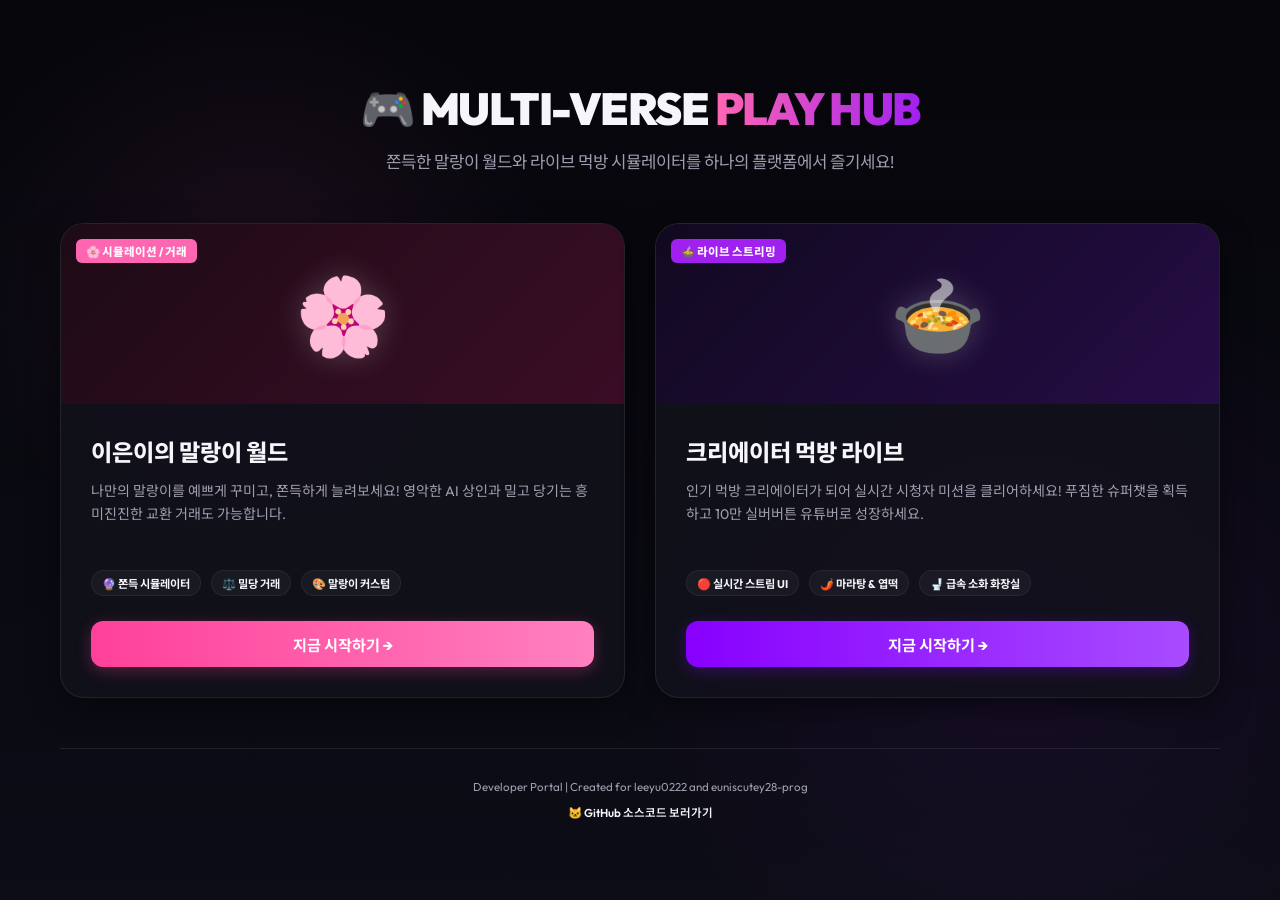
<file: index.html>
<!DOCTYPE html>
<html lang="ko">
<head>
    <meta charset="UTF-8">
    <meta name="viewport" content="width=device-width, initial-scale=1.0">
    <title>🎮 MULTI-VERSE GAMING ZONE - 말랑이 월드 x 먹방 시뮬레이터</title>
    <meta name="description" content="쫀득쫀득 귀여운 말랑이 월드와 침샘 자극 먹방 라이브 시뮬레이터를 한 플랫폼에서 편리하게 플레이하세요!">
    
    <!-- Google Fonts -->
    <link rel="preconnect" href="https://fonts.googleapis.com">
    <link rel="preconnect" href="https://fonts.gstatic.com" crossorigin>
    <link href="https://fonts.googleapis.com/css2?family=Outfit:wght@300;400;600;700;900&family=Noto+Sans+KR:wght@300;400;500;700;900&display=swap" rel="stylesheet">
    
    <link rel="stylesheet" href="portal.css?v=2">
</head>
<body>
    <!-- Background Animated Particles -->
    <div class="glow-bg"></div>

    <!-- MAIN PLATFORM LOBBY -->
    <div class="lobby-container" id="lobby-view">
        <header class="lobby-header">
            <h1 class="logo-title">🎮 MULTI-VERSE <span>PLAY HUB</span></h1>
            <p class="logo-subtext">쫀득한 말랑이 월드와 라이브 먹방 시뮬레이터를 하나의 플랫폼에서 즐기세요!</p>
        </header>

        <main class="platform-grid">
            <!-- Game Card 1: Mallangi World -->
            <article class="platform-card card-pink" id="play-mallangi">
                <div class="card-thumb">
                    <span class="game-tag tag-pink">🌸 시뮬레이션 / 거래</span>
                    <div class="card-icon">🌸</div>
                </div>
                <div class="card-content">
                    <h2>이은이의 말랑이 월드</h2>
                    <p>나만의 말랑이를 예쁘게 꾸미고, 쫀득하게 늘려보세요! 영악한 AI 상인과 밀고 당기는 흥미진진한 교환 거래도 가능합니다.</p>
                    <div class="card-features">
                        <span>🔮 쫀득 시뮬레이터</span>
                        <span>⚖️ 밀당 거래</span>
                        <span>🎨 말랑이 커스텀</span>
                    </div>
                    <button class="play-btn">지금 시작하기 →</button>
                </div>
            </article>

            <!-- Game Card 2: Mukbang Simulator -->
            <article class="platform-card card-purple" id="play-mukbang">
                <div class="card-thumb">
                    <span class="game-tag tag-purple">🍲 라이브 스트리밍</span>
                    <div class="card-icon">🍲</div>
                </div>
                <div class="card-content">
                    <h2>크리에이터 먹방 라이브</h2>
                    <p>인기 먹방 크리에이터가 되어 실시간 시청자 미션을 클리어하세요! 푸짐한 슈퍼챗을 획득하고 10만 실버버튼 유튜버로 성장하세요.</p>
                    <div class="card-features">
                        <span>🔴 실시간 스트림 UI</span>
                        <span>🌶️ 마라탕 & 엽떡</span>
                        <span>🚽 급속 소화 화장실</span>
                    </div>
                    <button class="play-btn">지금 시작하기 →</button>
                </div>
            </article>
        </main>

        <footer class="lobby-footer">
            <p>Developer Portal | Created for leeyu0222 and euniscutey28-prog</p>
            <p class="repo-link"><a href="https://github.com/leeyu0222/mynewrepo" target="_blank">🐱 GitHub 소스코드 보러가기</a></p>
        </footer>
    </div>

    <!-- EMBEDDED GAME VIEWPORT -->
    <div class="game-viewport" id="game-view" style="display: none;">
        <!-- Top Control Navigation Bar -->
        <nav class="viewport-nav">
            <button class="back-to-lobby" id="lobby-btn">
                <span class="icon">🏠</span> 로비로 돌아가기
            </button>
            <div class="active-game-title" id="active-game-title">게임 로딩 중...</div>
            <div class="viewport-controls">
                <button class="switch-game-btn" id="switch-btn">🔄 다른 게임으로 전환</button>
                <button class="fullscreen-btn" id="fs-btn">🖥️ 전체화면</button>
            </div>
        </nav>

        <!-- Game Iframe Container -->
        <div class="iframe-container">
            <iframe id="game-frame" src="about:blank" frameborder="0" allow="autoplay; microphone; camera;"></iframe>
        </div>
    </div>

    <!-- JS Logic -->
    <script>
        const lobbyView = document.getElementById('lobby-view');
        const gameView = document.getElementById('game-view');
        const gameFrame = document.getElementById('game-frame');
        const activeGameTitle = document.getElementById('active-game-title');
        
        const playMallangiBtn = document.getElementById('play-mallangi');
        const playMukbangBtn = document.getElementById('play-mukbang');
        const lobbyBtn = document.getElementById('lobby-btn');
        const switchBtn = document.getElementById('switch-btn');
        const fsBtn = document.getElementById('fs-btn');

        const GAMES = {
            mallangi: {
                title: "🌸 이은이의 말랑이 월드",
                url: "mallangi/index.html?v=100"
            },
            mukbang: {
                title: "🍲 크리에이터 먹방 라이브",
                url: "mukbang.html?v=100"
            }
        };

        let currentActiveKey = null;

        function launchGame(key) {
            const game = GAMES[key];
            if (!game) return;

            currentActiveKey = key;
            activeGameTitle.textContent = game.title;
            
            // Show game view, hide lobby
            lobbyView.style.display = 'none';
            gameView.style.display = 'flex';
            
            // Set iframe src
            gameFrame.src = game.url;
        }

        function returnToLobby() {
            // Unload iframe to save CPU/resources
            gameFrame.src = "about:blank";
            
            gameView.style.display = 'none';
            lobbyView.style.display = 'block';
            currentActiveKey = null;
        }

        // Event Bindings
        playMallangiBtn.addEventListener('click', () => launchGame('mallangi'));
        playMukbangBtn.addEventListener('click', () => launchGame('mukbang'));
        lobbyBtn.addEventListener('click', returnToLobby);
        
        switchBtn.addEventListener('click', () => {
            const nextKey = currentActiveKey === 'mallangi' ? 'mukbang' : 'mallangi';
            launchGame(nextKey);
        });

        fsBtn.addEventListener('click', () => {
            if (!document.fullscreenElement) {
                gameView.requestFullscreen().catch(err => {
                    alert(`전체화면 모드를 켤 수 없습니다: ${err.message}`);
                });
            } else {
                document.exitFullscreen();
            }
        });
    </script>
</body>
</html>
</file>
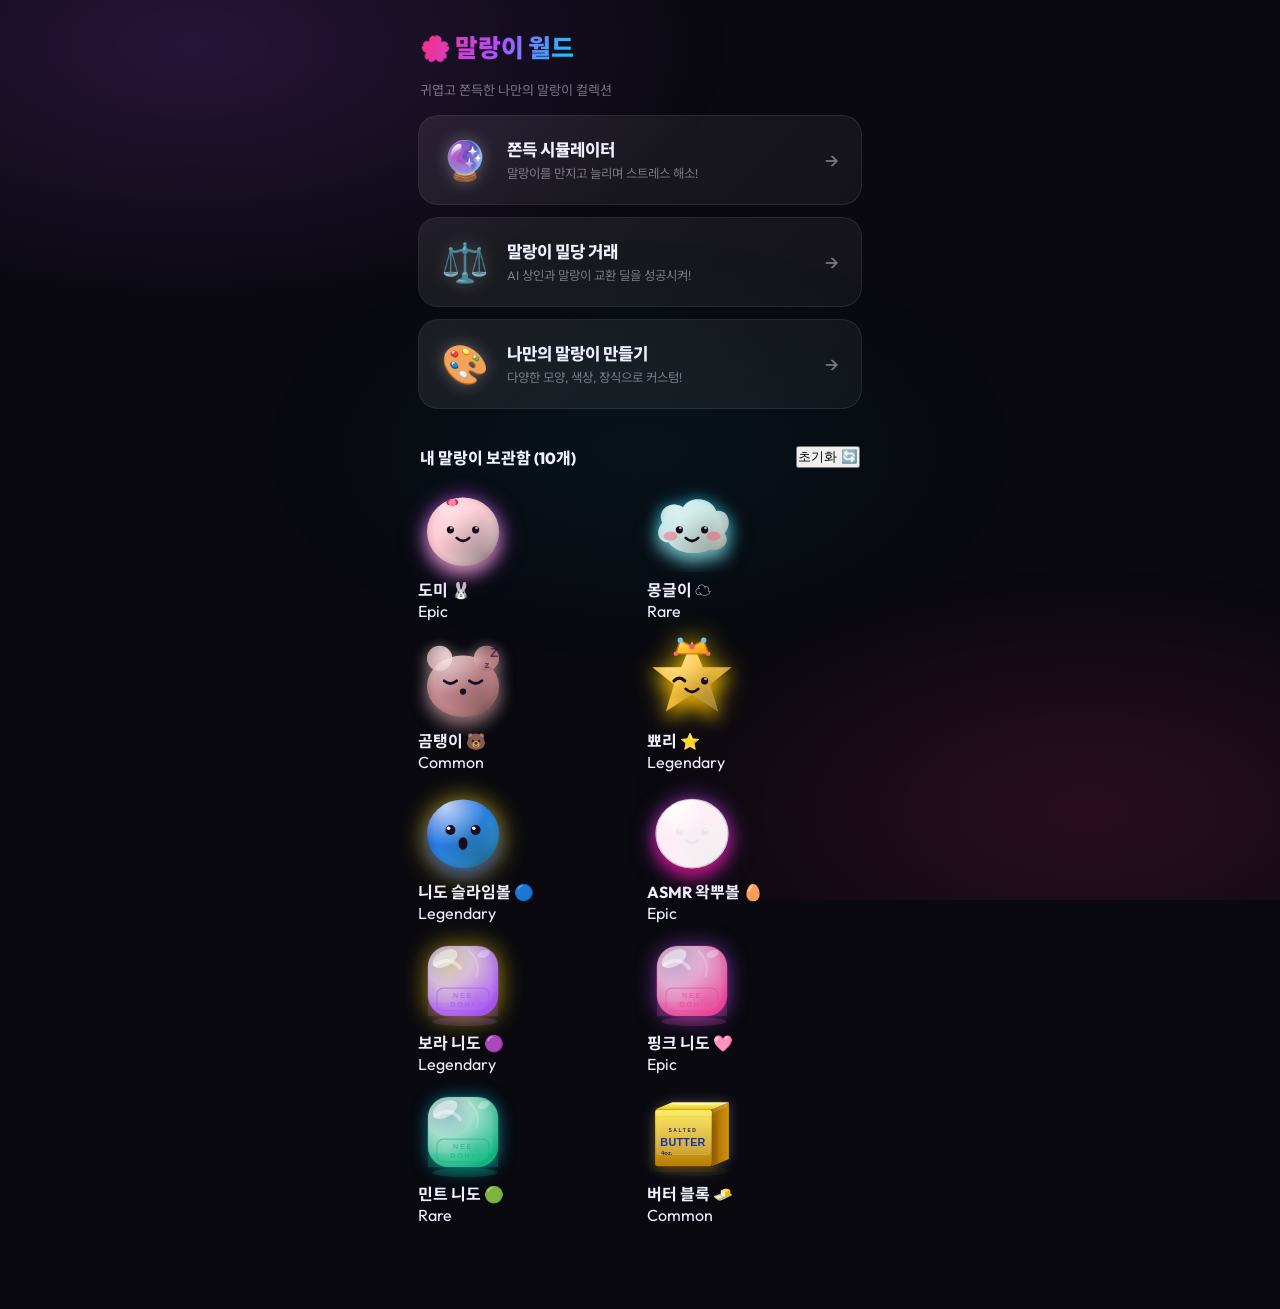
<file: mallangi/index.html>
<!DOCTYPE html>
<html lang="ko">
<head>
  <meta charset="UTF-8">
  <meta name="viewport" content="width=device-width, initial-scale=1.0">
  <title>이은이의 말랑이 월드 🌸</title>
  <meta name="description" content="나만의 귀여운 말랑이를 만들고, 쫀득하게 만지며, AI 상인과 밀당 거래를 즐겨보세요!">
  <link rel="preconnect" href="https://fonts.googleapis.com">
  <link rel="preconnect" href="https://fonts.gstatic.com" crossorigin>
  <link href="https://fonts.googleapis.com/css2?family=Noto+Sans+KR:wght@400;700;900&family=Outfit:wght@400;600;700;800;900&display=swap" rel="stylesheet">
  <link rel="stylesheet" href="index.css">
</head>
<body>

  <main class="app-container" id="app-root">

    <!-- ==================== LOBBY PAGE ==================== -->
    <section id="lobby-page" class="page active">
      <header class="app-header">
        <h1 class="logo-text">🌸 말랑이 월드</h1>
        <p class="logo-subtext">귀엽고 쫀득한 나만의 말랑이 컬렉션</p>
      </header>

      <div class="modes-grid">
        <article class="mode-card" id="go-simulator-btn">
          <div class="mode-card-icon">🔮</div>
          <div class="mode-card-info">
            <h2>쫀득 시뮬레이터</h2>
            <p>말랑이를 만지고 늘리며 스트레스 해소!</p>
          </div>
          <div class="mode-card-arrow">→</div>
        </article>
        <article class="mode-card" id="go-trading-btn">
          <div class="mode-card-icon">⚖️</div>
          <div class="mode-card-info">
            <h2>말랑이 밀당 거래</h2>
            <p>AI 상인과 말랑이 교환 딜을 성공시켜!</p>
          </div>
          <div class="mode-card-arrow">→</div>
        </article>
        <article class="mode-card" id="go-creator-btn">
          <div class="mode-card-icon">🎨</div>
          <div class="mode-card-info">
            <h2>나만의 말랑이 만들기</h2>
            <p>다양한 모양, 색상, 장식으로 커스텀!</p>
          </div>
          <div class="mode-card-arrow">→</div>
        </article>
      </div>

      <div class="collection-header">
        <h3>내 말랑이 보관함 (<span id="collection-count">0</span>개)</h3>
        <button class="reset-collection-btn" id="reset-data-btn">초기화 🔄</button>
      </div>
      <div class="lobby-grid" id="lobby-collection-grid"></div>
    </section>

    <!-- ==================== SIMULATOR PAGE ==================== -->
    <section id="simulator-page" class="page">
      <header class="page-header">
        <button class="back-btn" data-target="lobby">← 뒤로</button>
        <h2>쫀득 시뮬레이터 🔮</h2>
      </header>

      <div class="sim-controls" id="sim-controls-row"></div>

      <div class="sim-viewport">
        <div id="sim-canvas-container" class="sim-canvas"></div>
      </div>

      <div class="sim-info">
        <span class="sim-name" id="sim-mallang-name">말랑이</span>
        <span class="sim-rarity-badge" id="sim-rarity-badge">Epic</span>
      </div>

      <div id="sim-rewax-container" class="sim-wax-container"></div>

      <div class="sim-stats">
        <div class="stat-chip"><span>💡</span><span>꾹 누르거나 드래그해봐요</span></div>
      </div>
    </section>

    <!-- ==================== TRADING PAGE ==================== -->
    <section id="trading-page" class="page">
      <header class="page-header">
        <button class="back-btn" data-target="lobby">← 뒤로</button>
        <h2>밀당 거래판 ⚖️</h2>
      </header>

      <div class="trading-layout">
        <div class="ai-shopkeeper-container">
          <div class="ai-avatar" id="ai-avatar-wrapper">
            <img src="trader.jpg" id="ai-trader-img" class="ai-trader-img state-idle" alt="AI 상인">
            <div class="ai-state-overlay" id="ai-character-face"></div>
          </div>
          <div class="ai-info-col">
            <div class="ai-name-badge">💎 제니 상인</div>
            <div class="ai-speech-bubble">
              <p id="ai-bubble-text">안녕! 네 말랑이를 거래판에 올려줘! ✌️</p>
            </div>
          </div>
        </div>

        <div class="scale-container">
          <div class="scale-bar-wrapper">
            <div class="scale-bar" id="scale-bar">
              <div class="scale-left-dish">나의 제안</div>
              <div class="scale-right-dish">상인의 제안</div>
            </div>
            <div class="scale-stand"></div>
          </div>
        </div>

        <div class="trade-table">
          <div class="trade-board user-board">
            <div class="board-header">내가 줄 말랑이 (<span id="trade-user-value">0 P</span>)</div>
            <div class="trade-grid" id="trade-user-grid"></div>
            <div class="trade-status-box">
              <div class="status-light" id="user-status-indicator"></div>
              <span>나의 수락 상태</span>
            </div>
          </div>
          <div class="trade-board ai-board">
            <div class="board-header">내가 받을 말랑이 (<span id="trade-ai-value">0 P</span>)</div>
            <div class="trade-grid" id="trade-ai-grid"></div>
            <div class="trade-status-box">
              <div class="status-light" id="ai-status-indicator"></div>
              <span>상인의 수락 상태</span>
            </div>
          </div>
        </div>

        <div class="trade-controls">
          <button class="trade-offer-btn" id="trade-decline-btn">거절 ❌</button>
          <button class="trade-offer-btn" id="trade-ask-more-btn">더 달라 (+)</button>
          <button class="trade-accept-btn" id="trade-accept-btn">승인 ✔️</button>
        </div>
      </div>
    </section>

    <!-- ==================== DIY CREATOR PAGE ==================== -->
    <section id="creator-page" class="page">
      <header class="page-header">
        <button class="back-btn" data-target="lobby">← 뒤로</button>
        <h2>나만의 말랑이 🎨</h2>
      </header>

      <div class="creator-layout">
        <div class="preview-panel">
          <div class="preview-card">
            <div id="diy-preview-container" class="preview-svg-box"></div>
            <div class="form-group name-group">
              <label for="diy-name">말랑이 이름</label>
              <input type="text" id="diy-name" placeholder="이름을 입력해 주세요!" maxlength="10">
            </div>
          </div>
        </div>

        <div class="options-panel">
          <fieldset class="editor-section">
            <legend>1. 모양 선택</legend>
            <div class="options-row">
              <button class="option-btn" data-shape="circle">동그라미 ⚪</button>
              <button class="option-btn" data-shape="cloud">구름 ☁️</button>
              <button class="option-btn" data-shape="bear">곰 🐻</button>
              <button class="option-btn" data-shape="heart">하트 ❤️</button>
              <button class="option-btn" data-shape="star">별 ⭐</button>
              <button class="option-btn" data-shape="cat">고양이 🐱</button>
            </div>
          </fieldset>

          <fieldset class="editor-section">
            <legend>2. 색상 커스텀</legend>
            <div class="color-options-row">
              <div class="color-pick-group">
                <label for="diy-color">기본 색상</label>
                <input type="color" id="diy-color" value="#ffc0cb">
              </div>
              <div class="checkbox-group">
                <input type="checkbox" id="diy-gradient" checked>
                <label for="diy-gradient">그라데이션</label>
              </div>
              <div class="color-pick-group" id="diy-color2-container">
                <label for="diy-color2">두번째 색상</label>
                <input type="color" id="diy-color2" value="#e0f7fa">
              </div>
            </div>
          </fieldset>

          <fieldset class="editor-section">
            <legend>3. 표정 선택</legend>
            <div class="options-row">
              <button class="option-btn" data-face="smile">웃음 😊</button>
              <button class="option-btn" data-face="wink">윙크 😉</button>
              <button class="option-btn" data-face="blush">발그레 🥰</button>
              <button class="option-btn" data-face="sleepy">쿨쿨 💤</button>
              <button class="option-btn" data-face="shocked">깜짝 😮</button>
              <button class="option-btn" data-face="crying">훌쩍 😭</button>
            </div>
          </fieldset>

          <fieldset class="editor-section">
            <legend>4. 장식품</legend>
            <div class="options-row">
              <button class="option-btn" data-accessory="none">없음 ❌</button>
              <button class="option-btn" data-accessory="crown">왕관 👑</button>
              <button class="option-btn" data-accessory="bow">리본 🎀</button>
              <button class="option-btn" data-accessory="glasses">선글 😎</button>
              <button class="option-btn" data-accessory="hat">마법모자 🧙</button>
              <button class="option-btn" data-accessory="hairpin">별핀 ⭐</button>
            </div>
          </fieldset>

          <fieldset class="editor-section">
            <legend>5. 재질</legend>
            <div class="options-row">
              <button class="option-btn" data-material="normal">일반 ⚪</button>
              <button class="option-btn" data-material="needoh">니도 🔵</button>
              <button class="option-btn" data-material="wackpu">왁뿌볼 🥚</button>
            </div>
          </fieldset>

          <fieldset class="editor-section">
            <legend>6. 소리 선택 🔊</legend>
            <div class="options-row">
              <button class="option-btn" data-sound="normal">기본 뾱 🎵</button>
              <button class="option-btn" data-sound="slime">슬라임 찐득 🫧</button>
              <button class="option-btn" data-sound="butter">버터 콰자작 🧈</button>
              <button class="option-btn" data-sound="pop">탱글 뾱뾱 🫧</button>
              <button class="option-btn" data-sound="water">물방울 💧</button>
              <button class="option-btn" data-sound="asmr">ASMR 바스락 🎧</button>
            </div>
          </fieldset>

          <button class="diy-create-btn" id="diy-create-btn">말랑이 탄생시키기 🌸</button>
        </div>
      </div>
    </section>

  </main>

  <script src="sound.js"></script>
  <script src="renderer.js"></script>
  <script src="creator.js"></script>
  <script src="simulator.js"></script>
  <script src="trading.js"></script>
  <script src="app.js"></script>
</body>
</html>
</file>
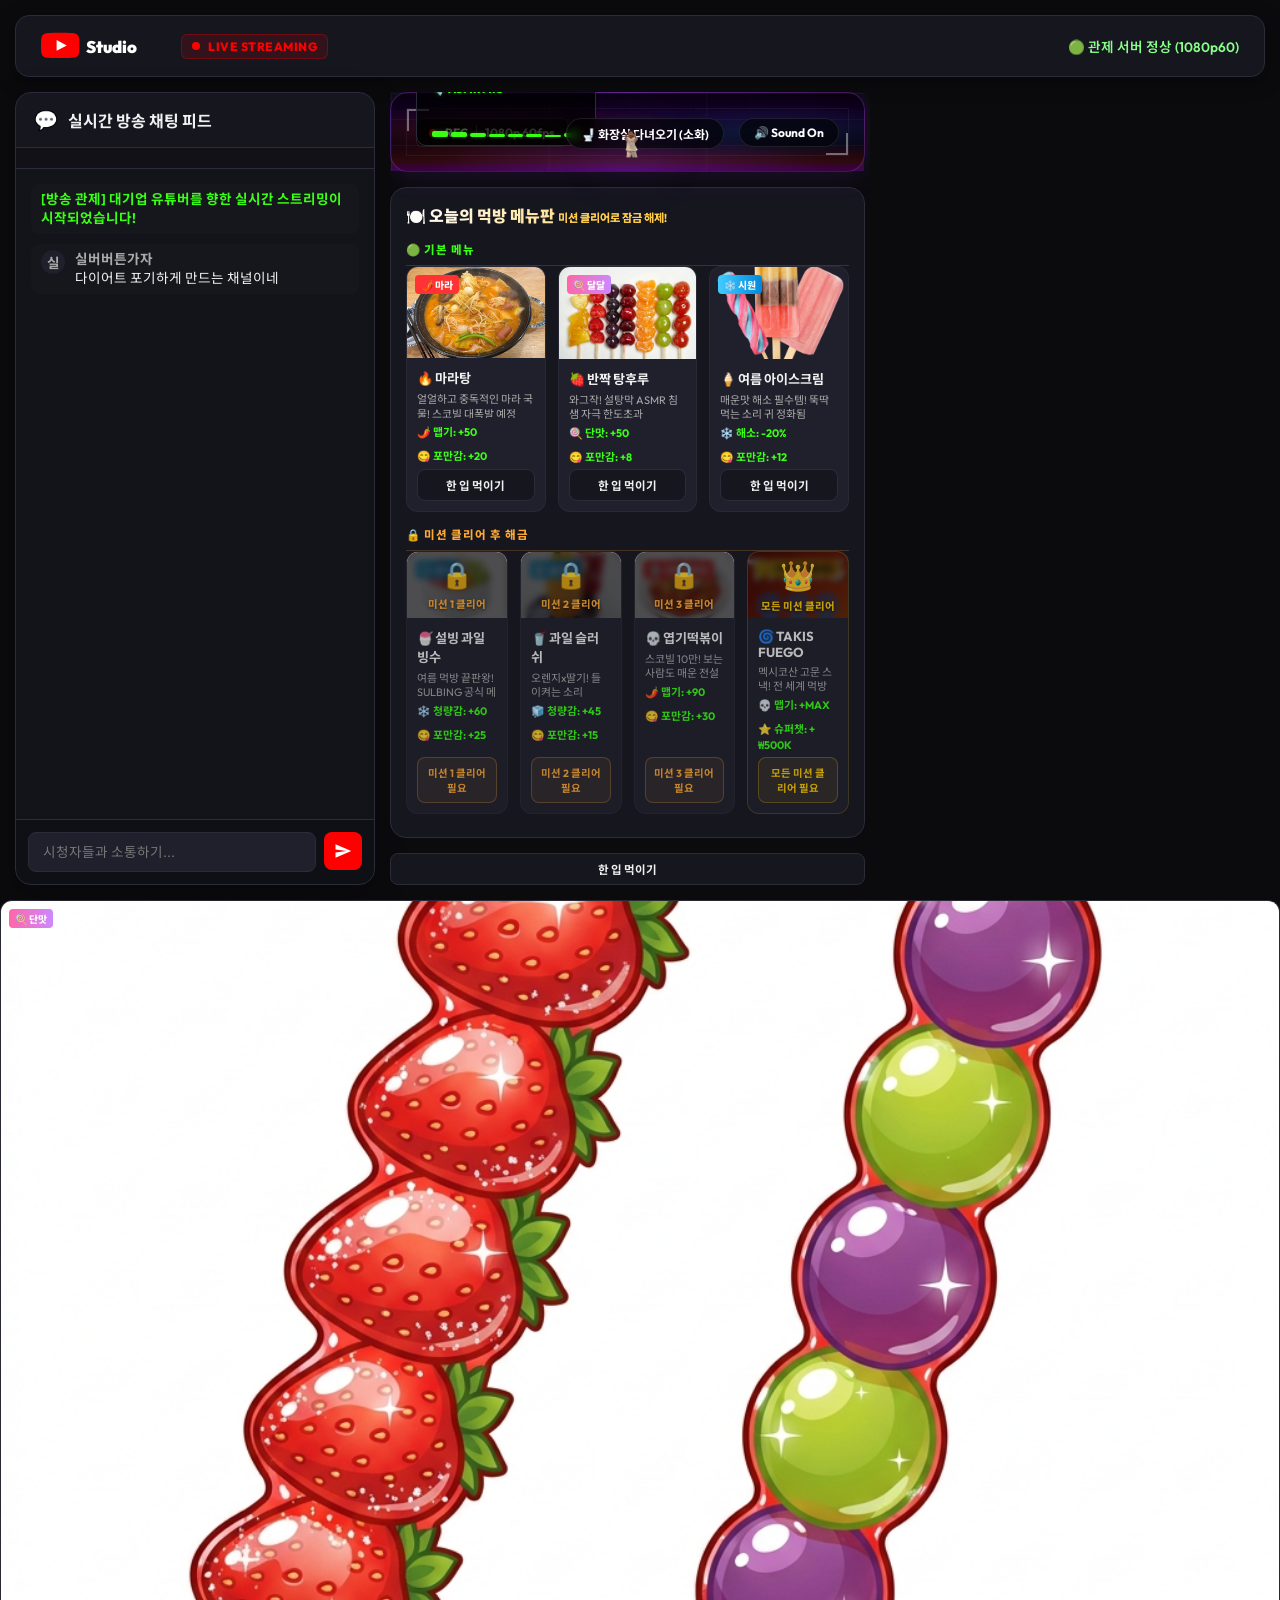
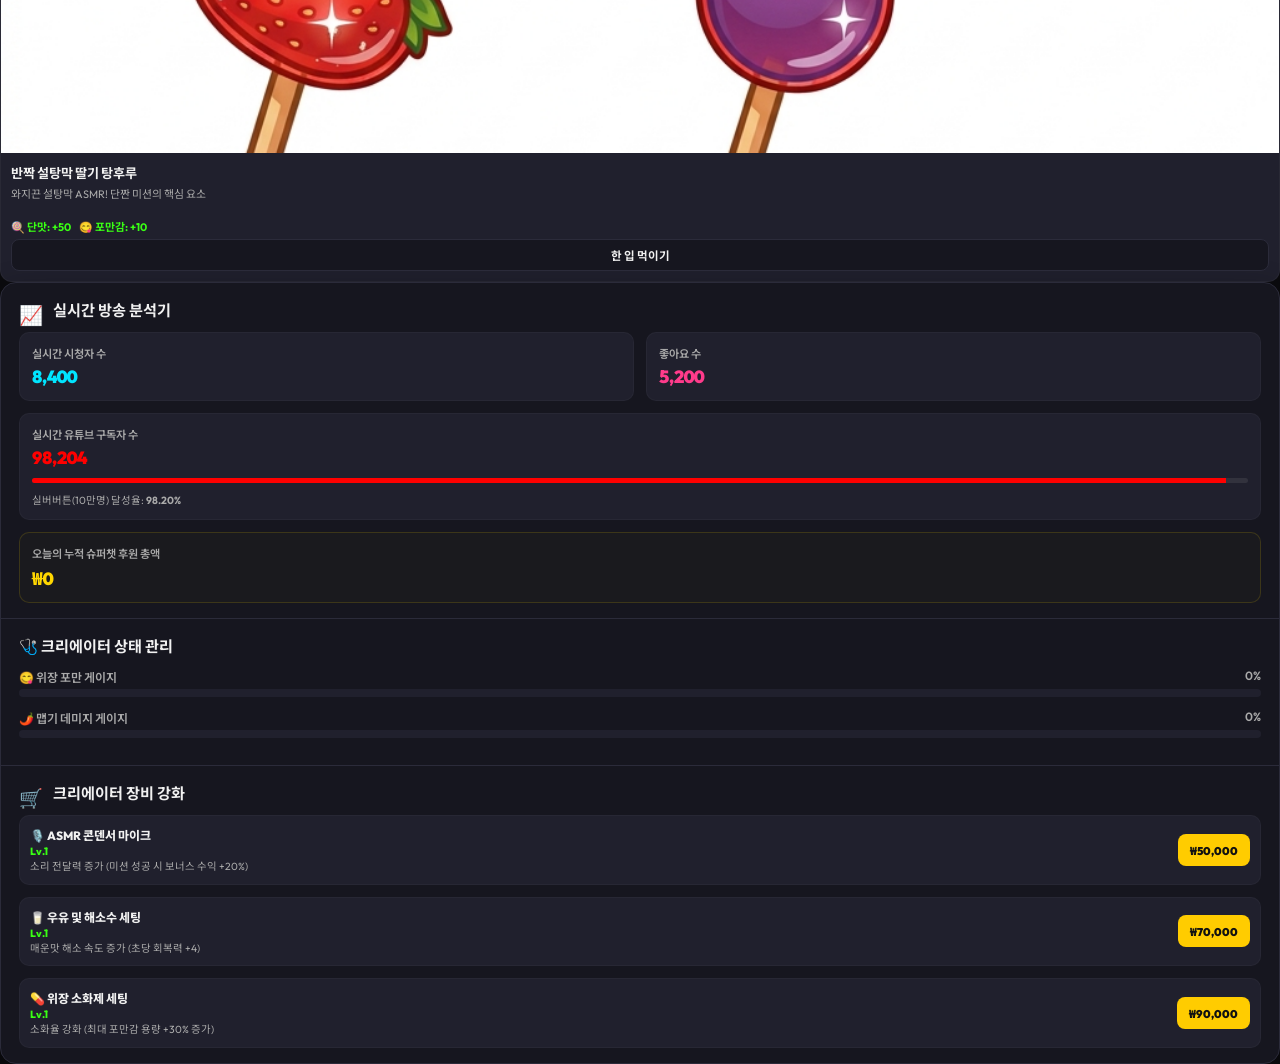
<file: mukbang.html>
<!DOCTYPE html>
<html lang="ko">
<head>
    <meta charset="UTF-8">
    <meta name="viewport" content="width=device-width, initial-scale=1.0">
    <title>YouTube Creator Mukbang Live - 크리에이터 먹방 라이브</title>
    <meta name="description" content="인기 먹방 크리에이터가 되어 실시간 미션을 해결하고, 고액의 슈퍼챗 후원을 유도해 대기업 실버버튼 유튜버로 성장하세요!">
    
    <!-- Google Fonts -->
    <link rel="preconnect" href="https://fonts.googleapis.com">
    <link rel="preconnect" href="https://fonts.gstatic.com" crossorigin>
    <link href="https://fonts.googleapis.com/css2?family=Outfit:wght@300;400;600;700;900&family=Noto+Sans+KR:wght@300;400;500;700;900&display=swap" rel="stylesheet">
    
    <link rel="stylesheet" href="index.css?v=100">

</head>
<body>
    <!-- Fullscreen celebration confetti canvas -->
    <canvas id="confetti-canvas"></canvas>

    <div class="app-container">
        <!-- YOUTUBE CREATOR STUDIO HEADER -->
        <header class="studio-header">
            <div class="header-left">
                <!-- YouTube Logo SVG -->
                <svg class="yt-logo" viewBox="0 0 200 60" width="120" height="36">
                    <path fill="#FF0000" d="M63,14.8c-0.7-2.6-2.7-4.7-5.3-5.4C53,8,32,8,32,8S11,8,6.3,9.4c-2.6,0.7-4.6,2.7-5.3,5.4C0,19.5,0,29,0,29s0,9.5,1,14.2c0.7,2.6,2.7,4.7,5.3,5.4C11,50,32,50,32,50s21,0,25.7-1.4c2.6-0.7,4.6-2.7,5.3-5.4c1-4.7,1-14.2,1-14.2S64,19.5,63,14.8z"/>
                    <polygon fill="#FFFFFF" points="26,38 43,29 26,20"/>
                    <text x="75" y="42" font-family="'Outfit', sans-serif" font-weight="900" font-size="28" fill="#FFFFFF">Studio</text>
                </svg>
                <div class="stream-badge-group">
                    <span class="live-dot"></span>
                    <span class="live-label">LIVE STREAMING</span>
                </div>
            </div>
            <div class="header-right">
                <span class="server-status">🟢 관제 서버 정상 (1080p60)</span>
            </div>
        </header>

        <!-- MAIN CREATOR WORKSPACE GRID -->
        <main class="creator-workspace">
            
            <!-- LEFT PANEL: CHAT & SUPER CHATS -->
            <section class="workspace-panel chat-panel-container">
                <div class="panel-head">
                    <div class="panel-title">
                        <span class="icon">💬</span>
                        <h2>실시간 방송 채팅 피드</h2>
                    </div>
                </div>
                
                <!-- Pinned Super Chats Section -->
                <div class="pinned-superchats" id="pinned-superchats-area">
                    <!-- Super chat banners will attach here dynamically -->
                </div>
                
                <!-- Chat Feed Scroll Container -->
                <div class="chat-feed" id="chat-messages">
                    <!-- Dynamic chat messages go here -->
                </div>
                
                <!-- Chat Input (Interactive UI) -->
                <div class="chat-input-wrapper">
                    <input type="text" id="user-chat-input" placeholder="시청자들과 소통하기..." autocomplete="off">
                    <button id="send-chat-btn">
                        <svg viewBox="0 0 24 24" width="18" height="18" fill="currentColor">
                            <path d="M2.01 21L23 12 2.01 3 2 10l15 2-15 2z"/>
                        </svg>
                    </button>
                </div>
            </section>

            <!-- CENTER PANEL: CAMERA FEED & FOOD MENU -->
            <section class="center-content">
                
                <!-- Camera Feed Container (Streaming screen) -->
                <div class="camera-feed-box" id="stream-screen">
                    <!-- Confetti particle element layer -->
                    <div class="effect-layer" id="effect-layer"></div>

                    <!-- Viewfinder Camera Overlays (Premium Detail) -->
                    <div class="camera-grid-lines"></div>
                    <div class="camera-corners"></div>
                    <div class="camera-rec-group">
                        <span class="rec-dot"></span>
                        <span class="rec-text">REC</span>
                        <span class="rec-quality">1080p 60fps</span>
                    </div>

                    <!-- Audio sound settings & Toilet -->
                    <button class="sound-control-btn" id="sound-toggle-btn">🔊 Sound On</button>
                    <button class="toilet-control-btn" id="toilet-btn">🚽 화장실 다녀오기 (소화)</button>

                    <!-- Real-Time ASMR Mic Equalizer Graph -->
                    <div class="asmr-mic-meter">
                        <div class="mic-icon">🎙️ ASMR MIC</div>
                        <div class="equalizer-bars" id="eq-bars">
                            <div class="eq-bar" style="height: 10%"></div>
                            <div class="eq-bar" style="height: 15%"></div>
                            <div class="eq-bar" style="height: 8%"></div>
                            <div class="eq-bar" style="height: 25%"></div>
                            <div class="eq-bar" style="height: 18%"></div>
                            <div class="eq-bar" style="height: 35%"></div>
                            <div class="eq-bar" style="height: 12%"></div>
                            <div class="eq-bar" style="height: 5%"></div>
                        </div>
                    </div>

                    <!-- Dynamic Live Mission Box overlay -->
                    <div class="live-mission-card" id="mission-card">
                        <div class="mission-header">
                            <span class="mission-tag">🚨 LIVE MISSION</span>
                            <span class="mission-reward" id="mission-reward-txt">₩100,000 후원 예정</span>
                        </div>
                        <div class="mission-body">
                            <p class="mission-desc" id="mission-desc-txt">15초 안에 떡볶이와 탕후루 3번 콤보 달성하기!</p>
                            <!-- Progress bar -->
                            <div class="mission-progress-container">
                                <div class="mission-progress-bar" id="mission-progress-bar" style="width: 100%"></div>
                            </div>
                            <div class="mission-meta">
                                <span class="mission-timer" id="mission-timer-txt">15.0초 남음</span>
                                <span class="mission-status" id="mission-status-txt">진행도: 0 / 3</span>
                            </div>
                        </div>
                    </div>

                    <!-- Giant Overlay Alert for Super Chat Success -->
                    <div class="superchat-fullscreen-overlay" id="superchat-overlay">
                        <div class="sc-alert-card">
                            <div class="sc-alert-header">
                                <span class="sc-alert-name" id="sc-alert-user">쩝쩝박사</span>님이 슈퍼챗을 보냈습니다!
                            </div>
                            <div class="sc-alert-amount" id="sc-alert-price">₩100,000</div>
                            <div class="sc-alert-message" id="sc-alert-msg">"미션 성공! 입안 가득 씹는 소리 레전드네요ㅋㅋㅋ"</div>
                        </div>
                    </div>

                    <!-- Main Character View (The kid uploaded image) -->
                    <div class="character-wrapper" id="avatar-container">
                        <img src="assets/avatar_kid.png" alt="YouTube Mukbang Star" class="character-img" id="avatar-img">
                        <!-- Chewing details -->
                        <div class="chewing-crumbs" id="chewing-crumbs"></div>
                        <div class="avatar-balloon" id="avatar-speech">어서오세요! 오늘 대박 폭풍먹방 달립니다! 😋</div>
                    </div>
                </div>

                <!-- Food Menu Board -->
                <div class="menu-board">
                    <h3 class="board-title">🍽️ 오늘의 먹방 메뉴판 <span class="menu-subtitle">미션 클리어로 잠금 해제!</span></h3>
                    
                    <!-- Basic Foods (Available from start) -->
                    <div class="menu-section-label">🟢 기본 메뉴</div>
                    <div class="food-grid">
                        <!-- Food 1: 마라탕 -->
                        <div class="food-item-card" data-food="maratang">
                            <div class="food-thumb">
                                <img src="assets/maratang.jpg" alt="마라탕">
                                <span class="food-flavor spicy-tag">🌶️ 마라</span>
                            </div>
                            <div class="food-details">
                                <h4>🔥 마라탕</h4>
                                <p>얼얼하고 중독적인 마라 국물! 스코빌 대폭발 예정</p>
                                <div class="food-spec">
                                    <span>🌶️ 맵기: +50</span>
                                    <span>😋 포만감: +20</span>
                                </div>
                                <button class="feed-btn">한 입 먹이기</button>
                            </div>
                        </div>

                        <!-- Food 2: 탕후루 -->
                        <div class="food-item-card" data-food="tanghulu">
                            <div class="food-thumb">
                                <img src="assets/tanghulu.png" alt="탕후루">
                                <span class="food-flavor sweet-tag">🍭 달달</span>
                            </div>
                            <div class="food-details">
                                <h4>🍓 반짝 탕후루</h4>
                                <p>와그작! 설탕막 ASMR 침샘 자극 한도초과</p>
                                <div class="food-spec">
                                    <span>🍭 단맛: +50</span>
                                    <span>😋 포만감: +8</span>
                                </div>
                                <button class="feed-btn">한 입 먹이기</button>
                            </div>
                        </div>

                        <!-- Food 3: 아이스크림 -->
                        <div class="food-item-card" data-food="icecream">
                            <div class="food-thumb">
                                <img src="assets/icecream.png" alt="아이스크림">
                                <span class="food-flavor cool-tag">❄️ 시원</span>
                            </div>
                            <div class="food-details">
                                <h4>🍦 여름 아이스크림</h4>
                                <p>매운맛 해소 필수템! 뚝딱 먹는 소리 귀 정화됨</p>
                                <div class="food-spec">
                                    <span>❄️ 해소: -20%</span>
                                    <span>😋 포만감: +12</span>
                                </div>
                                <button class="feed-btn">한 입 먹이기</button>
                            </div>
                        </div>
                    </div>

                    <!-- Mission-Locked Foods -->
                    <div class="menu-section-label locked-label">🔒 미션 클리어 후 해금</div>
                    <div class="food-grid locked-food-grid">
                        <!-- Food 4: 빙수 (Mission unlock) -->
                        <div class="food-item-card locked-card" data-food="bingsu" id="food-bingsu">
                            <div class="food-thumb">
                                <img src="assets/bingsu.png" alt="빙수">
                                <span class="food-flavor cool-tag">❄️ 빙수</span>
                                <div class="lock-overlay">
                                    <span class="lock-icon">🔒</span>
                                    <span class="lock-text">미션 1 클리어</span>
                                </div>
                            </div>
                            <div class="food-details">
                                <h4>🍧 설빙 과일 빙수</h4>
                                <p>여름 먹방 끝판왕! SULBING 공식 메뉴</p>
                                <div class="food-spec">
                                    <span>❄️ 청량감: +60</span>
                                    <span>😋 포만감: +25</span>
                                </div>
                                <button class="feed-btn locked-btn" disabled>미션 1 클리어 필요</button>
                            </div>
                        </div>

                        <!-- Food 5: 슬러쉬 (Mission unlock) -->
                        <div class="food-item-card locked-card" data-food="slush" id="food-slush">
                            <div class="food-thumb">
                                <img src="assets/slush.png" alt="슬러쉬">
                                <span class="food-flavor cool-tag">🧊 슬러쉬</span>
                                <div class="lock-overlay">
                                    <span class="lock-icon">🔒</span>
                                    <span class="lock-text">미션 2 클리어</span>
                                </div>
                            </div>
                            <div class="food-details">
                                <h4>🥤 과일 슬러쉬</h4>
                                <p>오렌지x딸기! 들이켜는 소리 ASMR 장인</p>
                                <div class="food-spec">
                                    <span>🧊 청량감: +45</span>
                                    <span>😋 포만감: +15</span>
                                </div>
                                <button class="feed-btn locked-btn" disabled>미션 2 클리어 필요</button>
                            </div>
                        </div>

                        <!-- Food 6: 엽기떡볶이 (Mission unlock) -->
                        <div class="food-item-card locked-card" data-food="yeobgi" id="food-yeobgi">
                            <div class="food-thumb">
                                <img src="assets/tteokbokki.jpg" alt="엽기떡볶이">
                                <span class="food-flavor spicy-tag">💀 극한매운맛</span>
                                <div class="lock-overlay">
                                    <span class="lock-icon">🔒</span>
                                    <span class="lock-text">미션 3 클리어</span>
                                </div>
                            </div>
                            <div class="food-details">
                                <h4>💀 엽기떡볶이</h4>
                                <p>스코빌 10만! 보는 사람도 매운 전설의 그 음식</p>
                                <div class="food-spec">
                                    <span>🌶️ 맵기: +90</span>
                                    <span>😋 포만감: +30</span>
                                </div>
                                <button class="feed-btn locked-btn" disabled>미션 3 클리어 필요</button>
                            </div>
                        </div>

                        <!-- Food 7: Takis (Final Boss Mission) -->
                        <div class="food-item-card locked-card boss-card" data-food="takis" id="food-takis">
                            <div class="food-thumb takis-thumb">
                                <div class="takis-visual">
                                    <span class="takis-logo">TAKIS</span>
                                    <div class="takis-chips">🌀🌀🌀</div>
                                </div>
                                <span class="food-flavor boss-tag">🏆 FINAL BOSS</span>
                                <div class="lock-overlay boss-lock">
                                    <span class="lock-icon">👑</span>
                                    <span class="lock-text">모든 미션 클리어</span>
                                </div>
                            </div>
                            <div class="food-details">
                                <h4>🌀 TAKIS FUEGO</h4>
                                <p>멕시코산 고문 스낵! 전 세계 먹방 유튜버 최고 난이도</p>
                                <div class="food-spec">
                                    <span>💀 맵기: +MAX</span>
                                    <span>⭐ 슈퍼챗: +₩500K</span>
                                </div>
                                <button class="feed-btn locked-btn" disabled>모든 미션 클리어 필요</button>
                            </div>
                        </div>
                    </div>
                </div>

                                <button class="feed-btn">한 입 먹이기</button>
                            </div>
                        </div>

                        <!-- Food 3: Sweet Tanghulu -->
                        <div class="food-item-card" data-food="tanghulu">
                            <div class="food-thumb">
                                <img src="assets/tanghulu.jpg" alt="탕후루">
                                <span class="food-flavor sweet-tag">🍭 단맛</span>
                            </div>
                            <div class="food-details">
                                <h4>반짝 설탕막 딸기 탕후루</h4>
                                <p>와지끈 설탕막 ASMR! 단짠 미션의 핵심 요소</p>
                                <div class="food-spec">
                                    <span>🍭 단맛: +50</span>
                                    <span>😋 포만감: +10</span>
                                </div>
                                <button class="feed-btn">한 입 먹이기</button>
                            </div>
                        </div>
                    </div>
                </div>
            </section>

            <!-- RIGHT PANEL: DASHBOARD & UPGRADES -->
            <section class="workspace-panel stats-panel-container">
                <!-- YouTube Real-Time Live Analytics -->
                <div class="panel-section analytics-section">
                    <div class="panel-title">
                        <span class="icon">📈</span>
                        <h2>실시간 방송 분석기</h2>
                    </div>
                    
                    <!-- Stats Dashboard Grid -->
                    <div class="analytics-grid">
                        <div class="analytics-card">
                            <span class="card-lbl">실시간 시청자 수</span>
                            <span class="card-val text-blue" id="viewer-count">14,200</span>
                        </div>
                        <div class="analytics-card">
                            <span class="card-lbl">좋아요 수</span>
                            <span class="card-val text-pink" id="like-count">8,530</span>
                        </div>
                        <div class="analytics-card full-width-card">
                            <span class="card-lbl">실시간 유튜브 구독자 수</span>
                            <span class="card-val text-red" id="sub-count">98,540</span>
                            <!-- Progress bar to 100K (Silver Play Button) -->
                            <div class="goal-sub-progress">
                                <div class="goal-sub-fill" id="goal-sub-bar" style="width: 98.54%"></div>
                            </div>
                            <span class="goal-lbl">실버버튼(10만명) 달성율: <b id="goal-percent-lbl">98.54%</b></span>
                        </div>
                        <div class="analytics-card full-width-card gold-card">
                            <span class="card-lbl">오늘의 누적 슈퍼챗 후원 총액</span>
                            <span class="card-val text-gold" id="revenue-count">₩0</span>
                        </div>
                    </div>
                </div>

                <!-- Streamer Gauges (spice/fullness) -->
                <div class="panel-section condition-section">
                    <h2>🩺 크리에이터 상태 관리</h2>
                    
                    <!-- Fullness Gauge -->
                    <div class="gauge-wrapper">
                        <div class="gauge-header">
                            <span>😋 위장 포만 게이지</span>
                            <span id="fullness-txt">0%</span>
                        </div>
                        <div class="progress-track">
                            <div class="progress-fill fill-blue" id="fullness-bar" style="width: 0%"></div>
                        </div>
                    </div>

                    <!-- Spiciness Gauge -->
                    <div class="gauge-wrapper">
                        <div class="gauge-header">
                            <span>🌶️ 맵기 데미지 게이지</span>
                            <span id="spice-txt">0%</span>
                        </div>
                        <div class="progress-track">
                            <div class="progress-fill fill-red" id="spice-bar" style="width: 0%"></div>
                        </div>
                    </div>

                </div>

                <!-- Upgrades / Level Shop -->
                <div class="panel-section shop-section">
                    <div class="panel-title">
                        <span class="icon">🛒</span>
                        <h2>크리에이터 장비 강화</h2>
                    </div>
                    <div class="equipment-list">
                        <!-- Upgrade Item 1 -->
                        <div class="equip-item" id="up-mic">
                            <div class="equip-info">
                                <span class="equip-name">🎙️ ASMR 콘덴서 마이크</span>
                                <span class="equip-level" id="mic-lvl-lbl">Lv.1</span>
                                <p>소리 전달력 증가 (미션 성공 시 보너스 수익 +20%)</p>
                            </div>
                            <button class="upgrade-btn" data-upgrade="mic">₩50,000</button>
                        </div>

                        <!-- Upgrade Item 2 -->
                        <div class="equip-item" id="up-water">
                            <div class="equip-info">
                                <span class="equip-name">🥛 우유 및 해소수 세팅</span>
                                <span class="equip-level" id="water-lvl-lbl">Lv.1</span>
                                <p>매운맛 해소 속도 증가 (초당 회복력 +4)</p>
                            </div>
                            <button class="upgrade-btn" data-upgrade="water">₩70,000</button>
                        </div>

                        <!-- Upgrade Item 3 -->
                        <div class="equip-item" id="up-stomach">
                            <div class="equip-info">
                                <span class="equip-name">💊 위장 소화제 세팅</span>
                                <span class="equip-level" id="stomach-lvl-lbl">Lv.1</span>
                                <p>소화율 강화 (최대 포만감 용량 +30% 증가)</p>
                            </div>
                            <button class="upgrade-btn" data-upgrade="stomach">₩90,000</button>
                        </div>
                    </div>
                </div>
            </section>
        </main>
    </div>

    <!-- Silver Play Button popup container -->
    <div class="silver-modal" id="silver-modal">
        <div class="silver-card">
            <div class="silver-trophy">🥈</div>
            <h2>🎉 실버 크리에이터 어워즈 달성! 🎉</h2>
            <p>축하합니다! 구독자 100,000명을 넘겨 유튜브 오피셜 <b>실버 플레이 버튼</b>을 획득했습니다! 전 세계 시청자들의 사랑을 받는 탑 대기업 유튜버로 도약했습니다!</p>
            <button class="close-modal-btn" onclick="document.getElementById('silver-modal').style.display='none'">스트리밍 계속하기</button>
        </div>
    </div>

    <script src="app.js?v=100"></script>
</body>
</html>
</file>
<file: portal.css>
/* ==========================================================================
   MULTI-VERSE PLAY HUB - DESIGN SYSTEM & PORTAL CSS
   ========================================================================== */
:root {
    --bg-main: #07070c;
    --bg-panel: rgba(18, 18, 28, 0.85);
    --border-color: rgba(255, 255, 255, 0.08);
    --color-text: #f5f5fa;
    --color-text-muted: #9e9eaf;
    
    --pink-neon: #ff66b2;
    --pink-glow: rgba(255, 102, 178, 0.4);
    
    --purple-neon: #a020f0;
    --purple-glow: rgba(160, 32, 240, 0.4);

    --font-family: 'Outfit', 'Noto Sans KR', sans-serif;
}

* {
    margin: 0;
    padding: 0;
    box-sizing: border-box;
}

body {
    background-color: var(--bg-main);
    color: var(--color-text);
    font-family: var(--font-family);
    min-height: 100vh;
    overflow-x: hidden;
    position: relative;
}

/* Background animated elements */
.glow-bg {
    position: absolute;
    top: 0;
    left: 0;
    width: 100%;
    height: 100%;
    z-index: -1;
    background: 
        radial-gradient(circle 300px at 20% 30%, rgba(255,102,178,0.08) 0%, transparent 100%),
        radial-gradient(circle 400px at 80% 70%, rgba(160,32,240,0.08) 0%, transparent 100%),
        linear-gradient(180deg, #05050a 0%, #0d0d17 100%);
}

/* LOBBY VIEW */
.lobby-container {
    max-width: 1200px;
    margin: 0 auto;
    padding: 60px 20px;
    min-height: 100vh;
    display: flex;
    flex-direction: column;
    justify-content: center;
}

.lobby-header {
    text-align: center;
    margin-bottom: 50px;
}

.logo-title {
    font-size: 2.8rem;
    font-weight: 900;
    letter-spacing: -1.5px;
    margin-bottom: 12px;
}

.logo-title span {
    background: linear-gradient(90deg, var(--pink-neon) 0%, var(--purple-neon) 100%);
    -webkit-background-clip: text;
    -webkit-text-fill-color: transparent;
    background-clip: text;
}

.logo-subtext {
    font-size: 1.05rem;
    color: var(--color-text-muted);
    font-weight: 400;
    max-width: 600px;
    margin: 0 auto;
}

/* CARDS GRID */
.platform-grid {
    display: grid;
    grid-template-columns: repeat(2, 1fr);
    gap: 30px;
    margin-bottom: 50px;
}

.platform-card {
    background: var(--bg-panel);
    border: 1px solid var(--border-color);
    border-radius: 24px;
    overflow: hidden;
    backdrop-filter: blur(12px);
    display: flex;
    flex-direction: column;
    transition: all 0.4s cubic-bezier(0.25, 0.8, 0.25, 1);
    cursor: pointer;
    box-shadow: 0 10px 30px rgba(0,0,0,0.5);
}

.platform-card:hover {
    transform: translateY(-8px);
}

.card-pink:hover {
    border-color: var(--pink-neon);
    box-shadow: 0 15px 40px var(--pink-glow);
}

.card-purple:hover {
    border-color: var(--purple-neon);
    box-shadow: 0 15px 40px var(--purple-glow);
}

.card-thumb {
    height: 180px;
    position: relative;
    display: flex;
    align-items: center;
    justify-content: center;
    overflow: hidden;
}

.card-pink .card-thumb {
    background: linear-gradient(135deg, #1e0b16 0%, #3a0d25 100%);
}

.card-purple .card-thumb {
    background: linear-gradient(135deg, #110920 0%, #260d46 100%);
}

.card-icon {
    font-size: 4.8rem;
    filter: drop-shadow(0 0 15px rgba(255,255,255,0.2));
    animation: iconFloat 4s ease-in-out infinite;
}

.card-pink .card-icon {
    animation-delay: 0s;
}
.card-purple .card-icon {
    animation-delay: 2s;
}

@keyframes iconFloat {
    0%, 100% { transform: translateY(0); }
    50% { transform: translateY(-10px); }
}

.game-tag {
    position: absolute;
    top: 15px;
    left: 15px;
    font-size: 0.72rem;
    font-weight: 800;
    padding: 4px 10px;
    border-radius: 6px;
    color: white;
}

.tag-pink { background: var(--pink-neon); }
.tag-purple { background: var(--purple-neon); }

.card-content {
    padding: 30px;
    display: flex;
    flex-direction: column;
    flex: 1;
}

.card-content h2 {
    font-size: 1.45rem;
    font-weight: 800;
    margin-bottom: 12px;
}

.card-content p {
    font-size: 0.88rem;
    color: var(--color-text-muted);
    line-height: 1.6;
    margin-bottom: 20px;
    height: 70px;
    overflow: hidden;
}

.card-features {
    display: flex;
    gap: 10px;
    margin-bottom: 25px;
    flex-wrap: wrap;
}

.card-features span {
    font-size: 0.7rem;
    font-weight: 700;
    background: rgba(255,255,255,0.04);
    border: 1px solid rgba(255,255,255,0.06);
    padding: 4px 10px;
    border-radius: 20px;
    color: var(--color-text);
}

.play-btn {
    margin-top: auto;
    width: 100%;
    padding: 12px;
    border-radius: 12px;
    font-family: var(--font-family);
    font-weight: 700;
    font-size: 0.95rem;
    border: none;
    color: white;
    cursor: pointer;
    transition: all 0.3s;
}

.card-pink .play-btn {
    background: linear-gradient(90deg, #ff4099 0%, #ff80c0 100%);
    box-shadow: 0 4px 15px rgba(255, 64, 153, 0.3);
}

.card-pink .play-btn:hover {
    background: linear-gradient(90deg, #ff1a80 0%, #ff66b2 100%);
}

.card-purple .play-btn {
    background: linear-gradient(90deg, #8800ff 0%, #a84cff 100%);
    box-shadow: 0 4px 15px rgba(136, 0, 255, 0.3);
}

.card-purple .play-btn:hover {
    background: linear-gradient(90deg, #6e00d6 0%, #9424ff 100%);
}

.lobby-footer {
    text-align: center;
    font-size: 0.72rem;
    color: var(--color-text-muted);
    border-top: 1px solid var(--border-color);
    padding-top: 30px;
}

.repo-link {
    margin-top: 10px;
}

.repo-link a {
    color: var(--color-text);
    text-decoration: none;
    font-weight: 600;
    transition: all 0.3s;
}

.repo-link a:hover {
    color: var(--pink-neon);
}

/* GAME VIEWPORT */
.game-viewport {
    width: 100vw;
    height: 100vh;
    display: flex;
    flex-direction: column;
    background: #030305;
    z-index: 1000;
}

.viewport-nav {
    height: 55px;
    background: #0d0d14;
    border-bottom: 1px solid rgba(255,255,255,0.06);
    display: flex;
    justify-content: space-between;
    align-items: center;
    padding: 0 20px;
}

.back-to-lobby {
    background: rgba(255,255,255,0.06);
    border: 1px solid rgba(255,255,255,0.08);
    color: var(--color-text);
    font-family: var(--font-family);
    font-weight: 700;
    font-size: 0.8rem;
    padding: 8px 15px;
    border-radius: 6px;
    cursor: pointer;
    transition: all 0.2s;
}

.back-to-lobby:hover {
    background: rgba(255,255,255,0.12);
}

.active-game-title {
    font-weight: 800;
    font-size: 0.95rem;
    color: white;
}

.viewport-controls {
    display: flex;
    gap: 10px;
}

.switch-game-btn, .fullscreen-btn {
    background: transparent;
    border: 1px solid rgba(255,255,255,0.1);
    color: var(--color-text-muted);
    font-family: var(--font-family);
    font-weight: 700;
    font-size: 0.75rem;
    padding: 8px 12px;
    border-radius: 6px;
    cursor: pointer;
    transition: all 0.2s;
}

.switch-game-btn:hover, .fullscreen-btn:hover {
    color: white;
    border-color: rgba(255,255,255,0.3);
}

.iframe-container {
    flex: 1;
    width: 100%;
    position: relative;
}

#game-frame {
    position: absolute;
    top: 0;
    left: 0;
    width: 100%;
    height: 100%;
}

/* RESPONSIVE DESIGN */
@media (max-width: 850px) {
    .platform-grid {
        grid-template-columns: 1fr;
        gap: 20px;
    }
    .logo-title {
        font-size: 2.2rem;
    }
}
</file>
<file: mallangi/index.css>
@import url('https://fonts.googleapis.com/css2?family=Noto+Sans+KR:wght@400;700;900&family=Outfit:wght@400;600;700;800;900&display=swap');

:root {
  --bg: #09090f;
  --bg2: #11111c;
  --card: rgba(255,255,255,0.045);
  --border: rgba(255,255,255,0.09);
  --text: #f0f0ff;
  --sub: rgba(240,240,255,0.45);
  --pink: #ff2d78;
  --purple: #b44dff;
  --cyan: #00d4ff;
  --gold: #ffd700;
}

*,*::before,*::after{box-sizing:border-box;margin:0;padding:0;}

body {
  font-family:'Outfit','Noto Sans KR',sans-serif;
  background:var(--bg);
  color:var(--text);
  min-height:100vh;
  overflow-x:hidden;
  -webkit-font-smoothing:antialiased;
}

body::before {
  content:'';
  position:fixed;inset:0;
  background:
    radial-gradient(ellipse 70% 50% at 15% 5%, rgba(180,77,255,0.18) 0%, transparent 60%),
    radial-gradient(ellipse 60% 45% at 85% 90%, rgba(255,45,120,0.14) 0%, transparent 60%),
    radial-gradient(ellipse 50% 40% at 50% 50%, rgba(0,212,255,0.05) 0%, transparent 60%);
  pointer-events:none;z-index:0;
}

.bg-blur { display:none; }

.app-container {
  max-width:480px;
  margin:0 auto;
  min-height:100vh;
  display:flex;
  flex-direction:column;
  position:relative;
  z-index:1;
  padding-bottom:76px;
}

/* ===== NAV ===== */
.main-nav {
  position:fixed;bottom:0;left:50%;transform:translateX(-50%);
  width:100%;max-width:480px;
  background:rgba(9,9,18,0.92);
  backdrop-filter:blur(24px);
  border-top:1px solid rgba(255,255,255,0.07);
  display:flex;justify-content:space-around;align-items:center;
  height:70px;z-index:200;padding:0 8px;
}

.nav-tab {
  flex:1;display:flex;flex-direction:column;align-items:center;gap:3px;
  padding:10px 4px;border:none;background:none;cursor:pointer;
  border-radius:14px;color:var(--sub);
  font-size:0.65rem;font-weight:700;letter-spacing:0.5px;
  transition:all 0.25s ease;
}
.nav-icon{font-size:1.55rem;transition:transform 0.35s cubic-bezier(0.34,1.56,0.64,1),filter 0.35s ease;}
.nav-tab.active{color:var(--pink);}
.nav-tab.active .nav-icon{transform:translateY(-5px) scale(1.2);filter:drop-shadow(0 0 10px rgba(255,45,120,0.8));}

/* ===== PAGE ===== */
.page{display:none;flex-direction:column;flex-grow:1;animation:fadeUp 0.35s ease;}
.page.active{display:flex;}
@keyframes fadeUp{from{opacity:0;transform:translateY(14px);}to{opacity:1;transform:translateY(0);}}

.page-header,.app-header{
  padding:22px 20px 14px;
  display:flex;align-items:center;gap:14px;
}
.app-header{flex-direction:column;align-items:flex-start;padding:28px 20px 10px;}
.logo-text{font-size:1.55rem;font-weight:900;background:linear-gradient(120deg,#ff2d78,#b44dff,#00d4ff);-webkit-background-clip:text;-webkit-text-fill-color:transparent;background-clip:text;}
.logo-subtext{font-size:0.82rem;color:var(--sub);margin-top:2px;}

.back-btn {
  background:rgba(255,255,255,0.07);border:1px solid var(--border);
  color:var(--text);padding:8px 16px;border-radius:20px;cursor:pointer;
  font-size:0.85rem;font-weight:700;transition:all 0.2s;
}
.back-btn:hover{background:rgba(255,255,255,0.12);}
.page-header h2{font-size:1.25rem;font-weight:900;}

/* ===== LOBBY ===== */
.modes-grid {
  display:flex;flex-direction:column;gap:12px;
  padding:6px 18px 18px;
}

.mode-card {
  background:var(--card);
  border:1px solid var(--border);
  border-radius:20px;
  padding:20px 22px;
  display:flex;align-items:center;gap:18px;
  cursor:pointer;
  transition:all 0.3s cubic-bezier(0.34,1.56,0.64,1);
  position:relative;overflow:hidden;
}
.mode-card::before{
  content:'';position:absolute;inset:0;
  background:linear-gradient(135deg,rgba(255,255,255,0.04),transparent);
  pointer-events:none;
}
.mode-card:hover{
  transform:translateY(-3px);
  border-color:rgba(255,45,120,0.4);
  box-shadow:0 8px 30px rgba(255,45,120,0.15);
}
.mode-card:active{transform:scale(0.97);}
.mode-card-icon{font-size:2.4rem;filter:drop-shadow(0 0 8px rgba(255,255,255,0.3));}
.mode-card-info h2{font-size:1.05rem;font-weight:800;margin-bottom:4px;}
.mode-card-info p{font-size:0.78rem;color:var(--sub);line-height:1.5;}
.mode-card-arrow{margin-left:auto;font-size:1.3rem;color:var(--sub);}

/* Collection */
.collection-header{
  display:flex;justify-content:space-between;align-items:center;
  padding:18px 20px 10px;
}
.collection-header h3{font-size:1rem;font-weight:800;}
.collection-count{font-size:0.78rem;color:var(--sub);}

.lobby-grid {
  display:grid;grid-template-columns:repeat(2,1fr);
  gap:13px;padding:4px 18px 8px;
}

.mallang-card {
  background:var(--card);
  border:1px solid var(--border);
  border-radius:20px;padding:16px 12px 14px;
  display:flex;flex-direction:column;align-items:center;gap:8px;
  cursor:pointer;
  transition:all 0.3s cubic-bezier(0.34,1.56,0.64,1);
  position:relative;overflow:hidden;
}
.mallang-card::after{
  content:'';position:absolute;inset:0;border-radius:inherit;
  background:linear-gradient(135deg,rgba(255,255,255,0.05),transparent 60%);
  pointer-events:none;
}
.mallang-card:hover{
  transform:translateY(-6px) scale(1.03);
  border-color:rgba(255,255,255,0.18);
  box-shadow:0 16px 40px rgba(0,0,0,0.4);
}
.mallang-card:active{transform:scale(0.96);}

.card-svg-wrapper{
  width:90px;height:90px;
  display:flex;justify-content:center;align-items:center;
  position:relative;
}
.card-svg-wrapper::after{
  content:'';
  position:absolute;bottom:-8px;left:50%;transform:translateX(-50%);
  width:65%;height:18px;
  background:var(--card-glow,rgba(255,45,120,0.6));
  filter:blur(14px);opacity:0.6;border-radius:50%;
}

.card-name{
  font-size:0.8rem;font-weight:800;text-align:center;
  white-space:nowrap;overflow:hidden;text-overflow:ellipsis;width:100%;
}
.card-rarity{
  font-size:0.65rem;font-weight:700;
  padding:2px 9px;border-radius:10px;
}
.mallang-rarity-legendary .card-rarity{background:rgba(255,215,0,0.2);color:var(--gold);}
.mallang-rarity-epic .card-rarity{background:rgba(180,77,255,0.2);color:var(--purple);}
.mallang-rarity-rare .card-rarity{background:rgba(0,212,255,0.2);color:var(--cyan);}
.mallang-rarity-common .card-rarity{background:rgba(255,255,255,0.1);color:var(--sub);}

/* ===== SIMULATOR ===== */
#simulator-page{padding:0 16px 16px;}

.sim-controls{
  display:flex;gap:10px;padding:10px 0;
  overflow-x:auto;scrollbar-width:none;
}
.sim-controls::-webkit-scrollbar{display:none;}

.sim-select-btn {
  flex-shrink:0;
  background:var(--card);border:1px solid var(--border);
  color:var(--text);padding:8px 14px;border-radius:20px;
  cursor:pointer;font-size:0.78rem;font-weight:700;
  transition:all 0.2s;white-space:nowrap;
}
.sim-select-btn.active,.sim-select-btn:hover{
  background:rgba(255,45,120,0.18);
  border-color:rgba(255,45,120,0.5);
  color:var(--pink);
}

.sim-viewport {
  background:rgba(6,6,14,0.85);
  border:1.5px solid rgba(255,255,255,0.08);
  border-radius:28px;
  display:flex;justify-content:center;align-items:center;
  min-height:360px;position:relative;overflow:hidden;
  box-shadow:inset 0 10px 40px rgba(0,0,0,0.5), 0 0 0 1px rgba(255,255,255,0.03);
}
.sim-viewport::before{
  content:'';position:absolute;inset:0;
  background:radial-gradient(ellipse 70% 60% at 50% 50%, rgba(255,255,255,0.02), transparent);
  pointer-events:none;
}

.sim-canvas{
  width:300px;height:300px;
  display:flex;justify-content:center;align-items:center;
  cursor:grab;touch-action:none;position:relative;z-index:2;
}
.sim-canvas:active{cursor:grabbing;}
.mallang-svg{transition:filter 0.05s linear;}

.sim-info{
  display:flex;justify-content:space-between;align-items:center;
  padding:14px 4px 6px;
}
.sim-name{font-size:1.1rem;font-weight:900;}
.sim-rarity-badge{
  font-size:0.72rem;font-weight:700;
  padding:4px 12px;border-radius:20px;
}
.sim-rarity-legendary .sim-rarity-badge{background:rgba(255,215,0,0.2);color:var(--gold);}
.sim-rarity-epic .sim-rarity-badge{background:rgba(180,77,255,0.2);color:var(--purple);}
.sim-rarity-rare .sim-rarity-badge{background:rgba(0,212,255,0.2);color:var(--cyan);}
.sim-rarity-common .sim-rarity-badge{background:rgba(255,255,255,0.1);color:var(--sub);}

.sim-stats{
  display:flex;gap:10px;padding:6px 0 12px;
}
.stat-chip{
  background:var(--card);border:1px solid var(--border);
  border-radius:14px;padding:8px 14px;
  font-size:0.75rem;font-weight:700;color:var(--sub);
  display:flex;gap:6px;align-items:center;
}
.stat-chip span:first-child{color:var(--text);}

.sim-wax-container{margin:8px 0;}
.restore-wax-btn{
  width:100%;padding:14px;border-radius:18px;border:none;
  background:linear-gradient(135deg,#ff2d78,#b44dff);
  color:#fff;font-size:0.95rem;font-weight:900;cursor:pointer;
  transition:all 0.3s;letter-spacing:0.5px;
  box-shadow:0 6px 24px rgba(255,45,120,0.35);
}
.restore-wax-btn:hover{transform:translateY(-2px);box-shadow:0 10px 30px rgba(255,45,120,0.5);}
.restore-wax-btn:active{transform:scale(0.98);}

/* ===== TRADING ===== */
.trading-layout{display:flex;flex-direction:column;gap:14px;flex-grow:1;}

.ai-shopkeeper-container{
  display:flex;align-items:center;gap:16px;
  background:var(--card);border:1px solid var(--border);
  border-radius:22px;padding:16px 20px;
}
.ai-avatar{
  width:110px;height:110px;border-radius:20px;
  border:2px solid rgba(255,45,120,0.4);
  box-shadow:0 6px 24px rgba(255,45,120,0.25);
  overflow:hidden;flex-shrink:0;position:relative;
}
.ai-trader-img{width:100%;height:100%;object-fit:cover;object-position:top center;transition:filter 0.4s,transform 0.3s;}
.ai-trader-img.state-idle{filter:none;}
.ai-trader-img.state-happy{filter:brightness(1.1) saturate(1.3);animation:bounceImg 0.5s ease infinite alternate;}
.ai-trader-img.state-nervous{filter:saturate(0.8) hue-rotate(15deg);animation:wobble 0.6s ease infinite;}
.ai-trader-img.state-angry{filter:saturate(1.5) hue-rotate(-20deg) brightness(0.88);animation:shake 0.3s ease infinite;}
@keyframes bounceImg{from{transform:translateY(0);}to{transform:translateY(-5px);}}
@keyframes wobble{0%,100%{transform:rotate(0);}30%{transform:rotate(-2.5deg);}70%{transform:rotate(2.5deg);}}
@keyframes shake{0%,100%{transform:translateX(0);}33%{transform:translateX(-4px);}66%{transform:translateX(4px);}}
.ai-state-overlay{position:absolute;bottom:0;left:0;right:0;height:0;}
.ai-info-col{display:flex;flex-direction:column;gap:10px;flex-grow:1;}
.ai-name-badge{
  font-size:0.8rem;font-weight:900;color:#fff;
  background:linear-gradient(135deg,#ff2d78,#b44dff);
  padding:4px 14px;border-radius:20px;width:fit-content;
  box-shadow:0 3px 12px rgba(255,45,120,0.35);
}
.ai-speech-bubble{
  background:rgba(255,255,255,0.06);border:1px solid var(--border);
  border-radius:14px;padding:12px 14px;
  font-size:0.84rem;font-weight:600;line-height:1.5;
}

.scale-container{padding:8px 0;}
.scale-bar-wrapper{display:flex;flex-direction:column;align-items:center;gap:10px;}
.scale-bar{
  width:100%;background:var(--card);border:1px solid var(--border);
  border-radius:14px;display:flex;justify-content:space-between;
  padding:12px 20px;transition:transform 0.5s cubic-bezier(0.34,1.56,0.64,1);
  font-size:0.82rem;font-weight:700;color:var(--sub);
}
.scale-stand{width:2px;height:14px;background:rgba(255,255,255,0.15);border-radius:2px;}

.trade-table{display:grid;grid-template-columns:1fr 1fr;gap:12px;}
.trade-board{
  background:var(--card);border:1px solid var(--border);
  border-radius:18px;padding:14px;
  display:flex;flex-direction:column;gap:10px;
}
.board-header{font-size:0.75rem;font-weight:800;color:var(--sub);text-align:center;}
.trade-grid{
  display:grid;grid-template-columns:repeat(2,1fr);
  gap:8px;min-height:80px;
}
.trade-item{
  background:rgba(255,255,255,0.06);border:1px solid var(--border);
  border-radius:12px;display:flex;flex-direction:column;
  align-items:center;justify-content:center;gap:4px;
  padding:6px;cursor:pointer;transition:all 0.2s;
  font-size:0.65rem;font-weight:700;text-align:center;color:var(--sub);
}
.trade-item:hover{background:rgba(255,255,255,0.1);border-color:rgba(255,45,120,0.4);}
.trade-item.occupied{cursor:pointer;}
.trade-slot-empty{
  background:rgba(255,255,255,0.03);border:1.5px dashed rgba(255,255,255,0.1);
  border-radius:12px;min-height:60px;display:flex;align-items:center;
  justify-content:center;color:rgba(255,255,255,0.15);font-size:1.5rem;
}
.trade-status-box{display:flex;align-items:center;gap:8px;font-size:0.75rem;font-weight:700;color:var(--sub);}
.status-light{width:10px;height:10px;border-radius:50%;background:rgba(255,255,255,0.15);transition:all 0.3s;}
.status-light.accepted{background:#22c55e;box-shadow:0 0 10px rgba(34,197,94,0.6);}

.trade-controls{display:flex;gap:10px;padding:4px 0;}
.trade-offer-btn,.trade-accept-btn,.trade-confirm-btn{
  flex:1;padding:14px;border:none;border-radius:18px;
  font-size:0.9rem;font-weight:800;cursor:pointer;
  transition:all 0.25s;letter-spacing:0.3px;
}
.trade-offer-btn{background:rgba(255,255,255,0.08);color:var(--text);border:1px solid var(--border);}
.trade-offer-btn:hover{background:rgba(255,255,255,0.14);}
.trade-accept-btn{background:rgba(255,45,120,0.15);color:var(--pink);border:1px solid rgba(255,45,120,0.35);}
.trade-accept-btn.active,.trade-confirm-btn{
  background:linear-gradient(135deg,#ff2d78,#b44dff);
  color:#fff;box-shadow:0 6px 20px rgba(255,45,120,0.4);
}
.trade-confirm-btn:hover{transform:translateY(-2px);}
.ai-offer-btn{
  width:100%;padding:12px;border-radius:16px;border:1px solid var(--border);
  background:var(--card);color:var(--text);font-size:0.85rem;font-weight:700;cursor:pointer;
  transition:all 0.2s;
}
.ai-offer-btn:hover{background:rgba(255,255,255,0.1);}

/* ===== CREATOR ===== */
.creator-layout{
  display:flex;
  flex-direction:column;
  gap:14px;
  padding:8px 16px 16px;
  flex-grow:1;
  overflow-y:auto;
}

.preview-panel{display:flex;flex-direction:column;}
.preview-card{
  background:var(--card);border:1px solid var(--border);
  border-radius:22px;padding:20px 16px;
  display:flex;flex-direction:row;align-items:center;gap:20px;
}
.preview-svg-box{
  width:160px;height:160px;flex-shrink:0;
  display:flex;justify-content:center;align-items:center;
  background:rgba(6,6,14,0.85);
  border-radius:22px;
  border:1.5px solid rgba(255,45,120,0.3);
  box-shadow:inset 0 8px 32px rgba(0,0,0,0.5), 0 0 18px rgba(255,45,120,0.1);
  overflow:hidden;
}

.options-panel{display:flex;flex-direction:column;gap:12px;}
.editor-section{
  background:var(--card);border:1px solid var(--border);
  border-radius:18px;padding:14px;
}
.editor-section legend{
  font-size:0.8rem;font-weight:800;color:var(--sub);
  padding:0 6px;letter-spacing:0.5px;
}
.options-row{display:flex;flex-wrap:wrap;gap:7px;margin-top:10px;}
.option-btn{
  background:rgba(255,255,255,0.06);border:1px solid var(--border);
  color:var(--text);padding:7px 12px;border-radius:14px;
  cursor:pointer;font-size:0.76rem;font-weight:700;
  transition:all 0.2s;
}
.option-btn:hover{background:rgba(255,255,255,0.1);}
.option-btn.selected{
  background:rgba(255,45,120,0.2);border-color:rgba(255,45,120,0.5);color:var(--pink);
}

.color-options-row{display:flex;flex-wrap:wrap;gap:12px;align-items:center;margin-top:10px;}
.color-pick-group{display:flex;flex-direction:column;gap:5px;font-size:0.75rem;font-weight:700;color:var(--sub);}
.color-pick-group input[type=color]{
  width:48px;height:34px;border:1px solid var(--border);border-radius:10px;
  cursor:pointer;background:none;padding:2px;
}
.checkbox-group{display:flex;align-items:center;gap:8px;font-size:0.75rem;font-weight:700;color:var(--sub);}
.checkbox-group input{width:16px;height:16px;cursor:pointer;accent-color:var(--pink);}

.form-group{width:100%;display:flex;flex-direction:column;gap:6px;}
.form-group label{font-size:0.8rem;font-weight:800;color:var(--sub);}
.form-group input,.name-group input{
  padding:11px 14px;border-radius:14px;
  border:1px solid var(--border);
  background:rgba(255,255,255,0.06);
  color:var(--text);font-size:0.9rem;font-weight:700;outline:none;text-align:center;
}
.form-group input:focus,.name-group input:focus{border-color:rgba(255,45,120,0.5);}

.diy-create-btn{
  width:100%;padding:15px;border-radius:18px;border:none;
  background:linear-gradient(135deg,#ff2d78,#b44dff);
  color:#fff;font-size:1rem;font-weight:900;cursor:pointer;
  transition:all 0.3s;letter-spacing:0.5px;
  box-shadow:0 6px 24px rgba(255,45,120,0.4);
  margin-top:4px;
}
.diy-create-btn:hover{transform:translateY(-2px);box-shadow:0 10px 32px rgba(255,45,120,0.55);}
.diy-create-btn:active{transform:scale(0.98);}
.diy-create-btn:disabled{opacity:0.5;cursor:not-allowed;transform:none;}

/* ===== RARITY GLOW ON MALLANG-SVG ===== */
.mallang-rarity-legendary{filter:drop-shadow(0 0 12px rgba(255,215,0,0.7));}
.mallang-rarity-epic{filter:drop-shadow(0 0 10px rgba(180,77,255,0.65));}
.mallang-rarity-rare{filter:drop-shadow(0 0 8px rgba(0,212,255,0.55));}
.mallang-rarity-common{filter:drop-shadow(0 0 6px rgba(255,255,255,0.25));}

.mallang-svg{transition:transform 0.05s linear;}

/* ===== WAX CRACKS ===== */
.wax-cracks path{stroke-dasharray:80;stroke-dashoffset:80;animation:crackGrow 0.5s ease forwards;}
@keyframes crackGrow{to{stroke-dashoffset:0;}}

/* ===== CONFETTI ===== */
.confetti-particle{
  position:fixed;width:10px;height:10px;border-radius:3px;
  z-index:9999;pointer-events:none;
}

/* ===== SCROLLBAR ===== */
::-webkit-scrollbar{width:4px;}
::-webkit-scrollbar-track{background:transparent;}
::-webkit-scrollbar-thumb{background:rgba(255,255,255,0.1);border-radius:4px;}

/* ==================== TRADE MODAL SYSTEM ==================== */
.trade-modal {
    position: fixed;
    top: 0;
    left: 0;
    width: 100vw;
    height: 100vh;
    background: rgba(0, 0, 0, 0.65);
    backdrop-filter: blur(8px);
    display: flex;
    align-items: center;
    justify-content: center;
    z-index: 9999;
    animation: modalFadeIn 0.25s ease;
}

.trade-modal-content {
    background: #191624;
    border: 2px solid rgba(255, 102, 178, 0.4);
    box-shadow: 0 10px 40px rgba(255, 102, 178, 0.25);
    border-radius: 24px;
    padding: 25px;
    width: 90%;
    max-width: 440px;
    display: flex;
    flex-direction: column;
    gap: 15px;
    animation: modalScaleUp 0.3s cubic-bezier(0.18, 0.89, 0.32, 1.28) forwards;
}

.trade-modal-content h3 {
    font-size: 1.2rem;
    font-weight: 900;
    color: white;
    text-align: center;
    margin-bottom: 5px;
    background: linear-gradient(90deg, #ff66b2, #a020f0);
    -webkit-background-clip: text;
    -webkit-text-fill-color: transparent;
    background-clip: text;
}

.trade-modal-grid {
    display: grid;
    grid-template-columns: repeat(3, 1fr);
    gap: 12px;
    max-height: 320px;
    overflow-y: auto;
    padding: 8px;
    border-radius: 12px;
    background: rgba(255, 255, 255, 0.02);
}

.modal-item-card {
    background: rgba(255, 255, 255, 0.03);
    border: 1px solid rgba(255, 255, 255, 0.06);
    border-radius: 14px;
    padding: 10px;
    display: flex;
    flex-direction: column;
    align-items: center;
    gap: 6px;
    cursor: pointer;
    transition: all 0.2s ease;
}

.modal-item-card:hover {
    transform: translateY(-3px);
    border-color: #ff66b2;
    background: rgba(255, 102, 178, 0.08);
}

.modal-card-svg {
    width: 60px;
    height: 60px;
    display: flex;
    align-items: center;
    justify-content: center;
}

.modal-card-name {
    font-size: 0.72rem;
    font-weight: 700;
    color: white;
    text-align: center;
    white-space: nowrap;
    overflow: hidden;
    text-overflow: ellipsis;
    width: 100%;
}

.modal-card-rarity {
    font-size: 0.58rem;
    font-weight: 800;
    padding: 1px 6px;
    border-radius: 8px;
    text-transform: uppercase;
    background: rgba(255, 255, 255, 0.1);
    color: #ffcc00;
}

.modal-close-btn {
    background: rgba(255, 255, 255, 0.06);
    border: 1px solid rgba(255, 255, 255, 0.1);
    color: white;
    font-family: inherit;
    font-weight: 700;
    padding: 10px;
    border-radius: 12px;
    cursor: pointer;
    transition: all 0.2s;
    font-size: 0.8rem;
}

.modal-close-btn:hover {
    background: #ff4081;
    border-color: #ff4081;
}

@keyframes modalFadeIn {
    from { opacity: 0; }
    to { opacity: 1; }
}

@keyframes modalScaleUp {
    from { transform: scale(0.95); opacity: 0; }
    to { transform: scale(1); opacity: 1; }
}
</file>
<file: index.css>
/* ==========================================================================
   YOUTUBE STUDIO LIVE BROADCAST GRAPHICS - PREMIUM STYLE SYSTEM
   ========================================================================== */
:root {
    --bg-main: #0b0b0e;
    --bg-panel: #16161f;
    --bg-card: #20202d;
    --border-color: #2b2b3a;
    
    --color-text: #f1f1f1;
    --color-text-muted: #aaaaaa;
    
    /* Branding Colors */
    --yt-red: #ff0000;
    --yt-red-glow: rgba(255, 0, 0, 0.4);
    --green-lime: #39ff14;
    --green-glow: rgba(57, 255, 20, 0.3);
    
    /* YouTube Super Chat Tier Color Palettes */
    --sc-tier1: #1565c0; /* Blue */
    --sc-tier2: #00b0ff; /* Light Blue */
    --sc-tier3: #00bfa5; /* Teal */
    --sc-tier4: #ffb300; /* Yellow */
    --sc-tier5: #e65100; /* Orange */
    --sc-tier6: #d50000; /* Red */

    --font-family: 'Outfit', 'Noto Sans KR', sans-serif;
    --transition-fast: all 0.15s cubic-bezier(0.2, 0.8, 0.2, 1);
    --transition-smooth: all 0.3s cubic-bezier(0.25, 0.8, 0.25, 1);
}

/* ==========================================================================
   RESET & SYSTEM STYLES
   ========================================================================== */
* {
    margin: 0;
    padding: 0;
    box-sizing: border-box;
}

body {
    background-color: var(--bg-main);
    color: var(--color-text);
    font-family: var(--font-family);
    min-height: 100vh;
    overflow: hidden;
    user-select: none;
}

/* Custom Scrollbar */
::-webkit-scrollbar {
    width: 6px;
    height: 6px;
}
::-webkit-scrollbar-track {
    background: rgba(255, 255, 255, 0.02);
    border-radius: 3px;
}
::-webkit-scrollbar-thumb {
    background: rgba(255, 255, 255, 0.15);
    border-radius: 3px;
    transition: var(--transition-fast);
}
::-webkit-scrollbar-thumb:hover {
    background: rgba(255, 255, 255, 0.3);
}

/* Confetti canvas */
#confetti-canvas {
    position: fixed;
    top: 0;
    left: 0;
    width: 100%;
    height: 100%;
    z-index: 9999;
    pointer-events: none;
}

.app-container {
    display: flex;
    flex-direction: column;
    height: 100vh;
    padding: 15px;
    gap: 15px;
}

/* ==========================================================================
   HEADER SECTION
   ========================================================================== */
.studio-header {
    background: var(--bg-panel);
    border: 1px solid var(--border-color);
    padding: 12px 25px;
    border-radius: 14px;
    display: flex;
    justify-content: space-between;
    align-items: center;
    box-shadow: 0 4px 20px rgba(0,0,0,0.4);
}

.header-left {
    display: flex;
    align-items: center;
    gap: 20px;
}

.yt-logo {
    display: block;
}

.stream-badge-group {
    display: flex;
    align-items: center;
    gap: 8px;
    background: rgba(255, 0, 0, 0.12);
    border: 1px solid rgba(255, 0, 0, 0.3);
    padding: 4px 10px;
    border-radius: 6px;
}

.live-dot {
    width: 8px;
    height: 8px;
    background: var(--yt-red);
    border-radius: 50%;
    animation: breathing 1.5s infinite;
}

.live-label {
    color: var(--yt-red);
    font-size: 0.75rem;
    font-weight: 800;
    letter-spacing: 0.5px;
}

.server-status {
    font-size: 0.85rem;
    font-weight: 600;
    color: #88ff88;
}

/* ==========================================================================
   MAIN WORKSPACE GRID
   ========================================================================== */
.creator-workspace {
    display: grid;
    grid-template-columns: 360px 1fr 380px;
    gap: 15px;
    flex: 1;
    min-height: 0;
}

/* Common Workspace Panel */
.workspace-panel {
    background: var(--bg-panel);
    border: 1px solid var(--border-color);
    border-radius: 16px;
    display: flex;
    flex-direction: column;
    min-height: 0;
    overflow: hidden;
    box-shadow: 0 8px 30px rgba(0,0,0,0.3);
}

.panel-head {
    padding: 15px 18px;
    border-bottom: 1px solid var(--border-color);
}

.panel-title {
    display: flex;
    align-items: center;
    gap: 10px;
}

.panel-title .icon {
    font-size: 1.2rem;
}

.panel-title h2 {
    font-size: 1rem;
    font-weight: 700;
}

/* ==========================================================================
   LEFT PANEL: LIVE CHAT & SUPER CHATS
   ========================================================================== */
.chat-panel-container {
    display: flex;
    flex-direction: column;
}

/* Pinned Super Chats Area */
.pinned-superchats {
    background: rgba(0, 0, 0, 0.25);
    border-bottom: 1px solid var(--border-color);
    padding: 10px;
    display: flex;
    flex-direction: column;
    gap: 8px;
    max-height: 180px;
    overflow-y: auto;
}

/* Pinned Super Chat Item */
.pinned-sc-banner {
    display: flex;
    align-items: center;
    gap: 12px;
    border-radius: 8px;
    padding: 8px 12px;
    color: white;
    cursor: pointer;
    font-size: 0.85rem;
    font-weight: 700;
    animation: slideDown 0.3s cubic-bezier(0.2, 0.8, 0.2, 1) forwards;
    position: relative;
    overflow: hidden;
}

.pinned-sc-banner::after {
    content: '';
    position: absolute;
    bottom: 0;
    left: 0;
    height: 3px;
    background: rgba(255, 255, 255, 0.6);
    width: var(--progress, 100%);
    transition: width 1s linear;
}

.pinned-sc-avatar {
    width: 24px;
    height: 24px;
    border-radius: 50%;
    background: rgba(255,255,255,0.2);
    display: flex;
    align-items: center;
    justify-content: center;
    font-size: 0.75rem;
}

.pinned-sc-details {
    flex: 1;
    display: flex;
    justify-content: space-between;
}

/* Chat Feed */
.chat-feed {
    flex: 1;
    overflow-y: auto;
    padding: 15px;
    display: flex;
    flex-direction: column;
    gap: 10px;
    background: rgba(0, 0, 0, 0.15);
}

/* Super Chat Message bubble */
.sc-bubble-wrapper {
    border-radius: 12px;
    overflow: hidden;
    font-size: 0.85rem;
    border: 1px solid rgba(255, 255, 255, 0.05);
    animation: fadeInUp 0.3s ease forwards;
}

.sc-bubble-header {
    padding: 8px 12px;
    color: white;
    font-weight: 700;
    display: flex;
    justify-content: space-between;
    align-items: center;
}

.sc-bubble-body {
    padding: 10px 12px;
    color: rgba(255, 255, 255, 0.95);
    line-height: 1.4;
}

/* Super chat color variants */
.sc-blue .sc-bubble-header { background-color: var(--sc-tier1); }
.sc-blue .sc-bubble-body { background-color: rgba(21, 101, 192, 0.25); }
.sc-teal .sc-bubble-header { background-color: var(--sc-tier3); }
.sc-teal .sc-bubble-body { background-color: rgba(0, 191, 165, 0.25); }
.sc-yellow { color: black; }
.sc-yellow .sc-bubble-header { background-color: var(--sc-tier4); color: black; }
.sc-yellow .sc-bubble-body { background-color: rgba(255, 179, 0, 0.25); }
.sc-orange .sc-bubble-header { background-color: var(--sc-tier5); }
.sc-orange .sc-bubble-body { background-color: rgba(230, 81, 0, 0.25); }
.sc-red .sc-bubble-header { background-color: var(--sc-tier6); }
.sc-red .sc-bubble-body { background-color: rgba(213, 0, 0, 0.25); }

/* Regular Chat Bubble */
.regular-chat {
    display: flex;
    gap: 10px;
    font-size: 0.85rem;
    padding: 6px 10px;
    border-radius: 8px;
    background: rgba(255,255,255,0.01);
    align-items: flex-start;
    animation: fadeInUp 0.3s ease forwards;
}

.regular-chat.user-message {
    background: rgba(255, 0, 0, 0.04);
    border-left: 3px solid var(--yt-red);
}

.chat-avatar {
    width: 24px;
    height: 24px;
    border-radius: 50%;
    background: var(--bg-card);
    display: flex;
    align-items: center;
    justify-content: center;
    font-weight: 700;
    color: var(--color-text-muted);
}

.chat-body-text {
    flex: 1;
    line-height: 1.4;
}

.chat-sender-name {
    font-weight: 700;
    color: var(--color-text-muted);
    margin-right: 6px;
}

.user-message .chat-sender-name {
    color: var(--yt-red);
}

.chat-body-text p {
    color: var(--color-text);
}

/* System Alerts inside chat */
.chat-system-alert {
    background: rgba(57, 255, 20, 0.05);
    border: 1px solid rgba(57, 255, 20, 0.15);
    padding: 8px 12px;
    border-radius: 8px;
    text-align: center;
    font-size: 0.8rem;
    color: var(--green-lime);
    font-weight: 600;
    animation: fadeInUp 0.3s ease forwards;
}

/* Input Area */
.chat-input-wrapper {
    padding: 12px;
    border-top: 1px solid var(--border-color);
    display: flex;
    gap: 8px;
    background: rgba(0, 0, 0, 0.3);
}

.chat-input-wrapper input {
    flex: 1;
    background: var(--bg-card);
    border: 1px solid var(--border-color);
    border-radius: 8px;
    padding: 10px 14px;
    color: white;
    font-family: var(--font-family);
    font-size: 0.85rem;
    outline: none;
    transition: var(--transition-fast);
}

.chat-input-wrapper input:focus {
    border-color: var(--yt-red);
    box-shadow: 0 0 8px rgba(255, 0, 0, 0.2);
}

.chat-input-wrapper button {
    background: var(--yt-red);
    border: none;
    color: white;
    width: 38px;
    height: 38px;
    border-radius: 8px;
    display: flex;
    align-items: center;
    justify-content: center;
    cursor: pointer;
    transition: var(--transition-fast);
}

.chat-input-wrapper button:hover {
    background: #cc0000;
    box-shadow: 0 0 12px var(--yt-red-glow);
}

/* ==========================================================================
   CENTER PANEL: STREAM FEED & FOOD GRID
   ========================================================================== */
.center-content {
    display: flex;
    flex-direction: column;
    gap: 15px;
    min-height: 0;
    overflow-y: auto;
    padding-right: 5px;
}

/* Camera Frame */
.camera-feed-box {
    position: relative;
    width: 100%;
    aspect-ratio: 16 / 9;
    background: 
        radial-gradient(ellipse 60% 80% at 50% 100%, rgba(120,40,200,0.45) 0%, transparent 70%),
        radial-gradient(ellipse 80% 60% at 20% 50%, rgba(255,80,0,0.2) 0%, transparent 60%),
        radial-gradient(ellipse 80% 60% at 80% 50%, rgba(0,200,255,0.15) 0%, transparent 60%),
        linear-gradient(180deg, #0d0018 0%, #1a0035 30%, #0e001a 60%, #1c0010 100%);
    border-radius: 18px;
    border: 1px solid rgba(160,80,255,0.3);
    box-shadow: inset 0 0 80px rgba(0,0,0,0.5), 0 0 30px rgba(120,40,200,0.2);
    overflow: visible;
}

/* Streaming room background elements */
.camera-feed-box::before {
    content: '';
    position: absolute;
    inset: 0;
    background:
        repeating-linear-gradient(
            90deg,
            transparent 0px,
            transparent 59px,
            rgba(255,255,255,0.015) 60px
        ),
        repeating-linear-gradient(
            0deg,
            transparent 0px,
            transparent 59px,
            rgba(255,255,255,0.015) 60px
        );
    z-index: 0;
    pointer-events: none;
}

/* Neon floor glow */
.camera-feed-box::after {
    content: '';
    position: absolute;
    bottom: 0;
    left: 0;
    right: 0;
    height: 35%;
    background: linear-gradient(
        0deg,
        rgba(180,0,255,0.25) 0%,
        rgba(255,80,0,0.12) 40%,
        transparent 100%
    );
    z-index: 0;
    pointer-events: none;
}

/* Viewfinder Corner Overlays */
.camera-corners {
    position: absolute;
    top: 15px;
    left: 15px;
    right: 15px;
    bottom: 15px;
    pointer-events: none;
    z-index: 8;
    border: 1px solid rgba(255, 255, 255, 0.05);
}

.camera-corners::before, .camera-corners::after {
    content: '';
    position: absolute;
    width: 20px;
    height: 20px;
    border-color: rgba(255, 255, 255, 0.4);
    border-style: solid;
}

/* Top-left & Bottom-right corners */
.camera-corners::before {
    top: 0; left: 0;
    border-width: 2px 0 0 2px;
}
.camera-corners::after {
    bottom: 0; right: 0;
    border-width: 0 2px 2px 0;
}

/* Grid Lines overlay */
.camera-grid-lines {
    position: absolute;
    top: 0; left: 0; width: 100%; height: 100%;
    pointer-events: none;
    z-index: 7;
    background-image: 
        linear-gradient(rgba(255,255,255,0.03) 1px, transparent 1px),
        linear-gradient(90deg, rgba(255,255,255,0.03) 1px, transparent 1px);
    background-size: 33.33% 33.33%;
}

/* REC Label */
.camera-rec-group {
    position: absolute;
    top: 25px;
    left: 25px;
    z-index: 10;
    display: flex;
    align-items: center;
    gap: 8px;
    background: rgba(0, 0, 0, 0.6);
    padding: 6px 12px;
    border-radius: 6px;
    border: 1px solid rgba(255,255,255,0.1);
    font-size: 0.75rem;
    font-weight: 700;
}

.rec-dot {
    width: 8px;
    height: 8px;
    background: #ff0000;
    border-radius: 50%;
    animation: breathing 1s infinite;
}

.rec-quality {
    color: rgba(255,255,255,0.6);
    border-left: 1px solid rgba(255,255,255,0.2);
    padding-left: 8px;
}

/* Sound Button */
.sound-control-btn {
    position: absolute;
    top: 25px;
    right: 25px;
    z-index: 10;
    background: rgba(0,0,0,0.6);
    border: 1px solid rgba(255,255,255,0.1);
    color: white;
    font-family: var(--font-family);
    font-size: 0.75rem;
    font-weight: 700;
    padding: 6px 14px;
    border-radius: 20px;
    cursor: pointer;
    backdrop-filter: blur(5px);
    transition: var(--transition-fast);
}

.sound-control-btn:hover {
    background: rgba(255,255,255,0.15);
}

/* Toilet Button Overlay */
.toilet-control-btn {
    position: absolute;
    top: 25px;
    right: 140px; /* Positioned to the left of the sound button */
    z-index: 15;
    background: rgba(0,0,0,0.6);
    border: 1px solid rgba(255,255,255,0.1);
    color: white;
    font-family: var(--font-family);
    font-size: 0.75rem;
    font-weight: 700;
    padding: 6px 14px;
    border-radius: 20px;
    cursor: pointer;
    backdrop-filter: blur(5px);
    transition: var(--transition-fast);
}

.toilet-control-btn:hover:not(:disabled) {
    background: linear-gradient(135deg, #00b0ff, #0077ff);
    border-color: #0077ff;
    box-shadow: 0 0 10px rgba(0, 119, 255, 0.4);
}

.toilet-control-btn:disabled {
    background: rgba(43, 43, 58, 0.6);
    border-color: rgba(31, 31, 46, 0.2);
    color: var(--color-text-muted);
    cursor: not-allowed;
    opacity: 0.6;
}


/* ASMR Mic Visualizer */
.asmr-mic-meter {
    position: absolute;
    bottom: 25px;
    left: 25px;
    z-index: 10;
    background: rgba(0,0,0,0.7);
    padding: 8px 15px;
    border-radius: 10px;
    border: 1px solid var(--border-color);
    display: flex;
    flex-direction: column;
    gap: 6px;
    width: 180px;
}

.mic-icon {
    font-size: 0.7rem;
    font-weight: 800;
    color: var(--green-lime);
    text-shadow: 0 0 5px var(--green-glow);
}

.equalizer-bars {
    display: flex;
    align-items: flex-end;
    gap: 3px;
    height: 35px;
}

.eq-bar {
    flex: 1;
    height: 10%;
    background: var(--green-lime);
    border-radius: 2px;
    box-shadow: 0 0 4px var(--green-glow);
    transition: height 0.08s ease;
}

/* Live Mission Card Overlay */
.live-mission-card {
    position: absolute;
    top: 25px;
    left: 50%;
    transform: translateX(-50%);
    z-index: 12;
    background: linear-gradient(135deg, rgba(20, 20, 28, 0.95), rgba(35, 10, 50, 0.95));
    border: 2px solid #ffcc00;
    box-shadow: 0 0 20px rgba(255, 204, 0, 0.3);
    border-radius: 12px;
    padding: 12px 18px;
    width: 320px;
    animation: slideDown 0.4s cubic-bezier(0.18, 0.89, 0.32, 1.28) forwards;
    display: none; /* Controlled by JS */
}

.live-mission-card.active {
    display: block;
}

.mission-header {
    display: flex;
    justify-content: space-between;
    align-items: center;
    margin-bottom: 8px;
}

.mission-tag {
    background: #ffcc00;
    color: #111;
    font-size: 0.65rem;
    font-weight: 900;
    padding: 2px 6px;
    border-radius: 4px;
    letter-spacing: 0.5px;
}

.mission-reward {
    color: #ffdd44;
    font-size: 0.75rem;
    font-weight: 800;
}

.mission-desc {
    font-size: 0.85rem;
    font-weight: 700;
    line-height: 1.4;
    margin-bottom: 10px;
}

.mission-progress-container {
    width: 100%;
    height: 6px;
    background: rgba(255, 255, 255, 0.1);
    border-radius: 3px;
    overflow: hidden;
    margin-bottom: 8px;
}

.mission-progress-bar {
    height: 100%;
    background: linear-gradient(90deg, #ffcc00, #ff6600);
    width: 100%;
    transition: width 0.1s linear;
}

.mission-meta {
    display: flex;
    justify-content: space-between;
    font-size: 0.7rem;
    color: var(--color-text-muted);
    font-weight: 600;
}

/* Character positioning */
.character-wrapper {
    position: absolute;
    bottom: 0;
    left: 0;
    right: 0;
    top: 0;
    display: flex;
    justify-content: center;
    align-items: flex-end;
    z-index: 20;
    pointer-events: none;
}

.character-img {
    height: 90%;
    width: auto;
    max-width: 60%;
    object-fit: contain;
    object-position: bottom;
    transition: transform 0.15s ease, filter 0.3s ease;
    transform-origin: bottom center;
    display: block;
    filter: drop-shadow(0 0 30px rgba(200,120,255,0.5));
    pointer-events: auto;
}

/* CHARACTER ANIMATION STATES */
.state-idle .character-img {
    animation: characterBobbing 3s ease-in-out infinite;
}

.state-eating .character-img {
    animation: characterChewBounce 0.4s ease infinite;
}

.state-spicy .character-img {
    animation: characterSpicyShake 0.15s ease infinite;
    filter: sepia(0.3) saturate(2.5) hue-rotate(-20deg) drop-shadow(0 0 15px rgba(255, 0, 0, 0.6));
}

/* Crumb particles generator */
.chewing-crumbs {
    position: absolute;
    top: 55%;
    left: 50%;
    width: 20px;
    height: 20px;
    pointer-events: none;
    z-index: 10;
}

/* Speech Balloon */
.avatar-balloon {
    position: absolute;
    bottom: 250px;
    left: 50%;
    transform: translateX(-50%) scale(0.8);
    background: rgba(255, 255, 255, 0.95);
    color: #111;
    padding: 10px 20px;
    border-radius: 16px;
    font-weight: 700;
    font-size: 0.85rem;
    opacity: 0;
    box-shadow: 0 6px 20px rgba(0,0,0,0.3);
    pointer-events: none;
    z-index: 9;
    max-width: 280px;
    text-align: center;
    transition: var(--transition-smooth);
}

.avatar-balloon::after {
    content: '';
    position: absolute;
    bottom: -8px;
    left: 50%;
    transform: translateX(-50%);
    border-width: 8px 8px 0;
    border-style: solid;
    border-color: rgba(255, 255, 255, 0.95) transparent;
}

.avatar-balloon.active {
    opacity: 1;
    transform: translateX(-50%) scale(1);
}

/* Super chat Overlay popup alert */
.superchat-fullscreen-overlay {
    position: absolute;
    top: 0;
    left: 0;
    width: 100%;
    height: 100%;
    background: rgba(0,0,0,0.55);
    z-index: 25;
    display: flex;
    justify-content: center;
    align-items: center;
    opacity: 0;
    pointer-events: none;
    transition: var(--transition-smooth);
}

.superchat-fullscreen-overlay.active {
    opacity: 1;
}

.sc-alert-card {
    background: linear-gradient(135deg, rgba(20,20,30,0.98), rgba(45,10,20,0.98));
    border: 3px solid var(--sc-tier6);
    box-shadow: 0 0 35px rgba(213,0,0,0.5);
    border-radius: 20px;
    padding: 25px 40px;
    text-align: center;
    max-width: 480px;
    transform: scale(0.7);
    transition: transform 0.4s cubic-bezier(0.18, 0.89, 0.32, 1.28);
}

.superchat-fullscreen-overlay.active .sc-alert-card {
    transform: scale(1);
    animation: boxshake 0.5s infinite;
}

.sc-alert-header {
    font-size: 1.1rem;
    font-weight: 700;
    color: var(--color-text-muted);
    margin-bottom: 12px;
}

.sc-alert-name {
    color: #ffb300;
    font-weight: 800;
}

.sc-alert-amount {
    font-size: 3rem;
    font-weight: 900;
    color: var(--sc-tier6);
    text-shadow: 0 0 15px rgba(213,0,0,0.4);
    margin-bottom: 15px;
    letter-spacing: -1px;
}

.sc-alert-msg {
    font-size: 1.05rem;
    color: white;
    font-style: italic;
    background: rgba(255,255,255,0.06);
    padding: 12px 20px;
    border-radius: 12px;
    border: 1px solid rgba(255,255,255,0.05);
}

/* ==========================================================================
   FOOD MENU STYLES
   ========================================================================== */
.menu-board {
    background: var(--bg-panel);
    border: 1px solid var(--border-color);
    border-radius: 16px;
    padding: 15px;
}

.board-title {
    font-size: 1rem;
    font-weight: 900;
    background: linear-gradient(90deg, #fff 0%, #ffcc44 60%, #ff6699 100%);
    -webkit-background-clip: text;
    -webkit-text-fill-color: transparent;
    background-clip: text;
    margin-bottom: 8px;
}

.menu-subtitle {
    font-size: 0.7rem;
    font-weight: 600;
    color: #ffcc44;
    -webkit-text-fill-color: #ffcc44;
}

/* Section label dividers */
.menu-section-label {
    font-size: 0.72rem;
    font-weight: 800;
    color: var(--green-lime);
    text-transform: uppercase;
    letter-spacing: 1px;
    padding: 6px 0 8px;
    margin-top: 6px;
    border-bottom: 1px solid rgba(57,255,20,0.2);
    display: flex;
    align-items: center;
    gap: 8px;
}

.locked-label {
    color: #ffaa33;
    border-bottom-color: rgba(255,170,51,0.2);
}

.food-grid {
    display: grid;
    grid-template-columns: repeat(3, 1fr);
    gap: 12px;
    margin-bottom: 8px;
}

.locked-food-grid {
    grid-template-columns: repeat(4, 1fr);
}

.food-item-card {
    background: var(--bg-card);
    border: 1px solid rgba(255,255,255,0.04);
    border-radius: 12px;
    overflow: hidden;
    display: flex;
    flex-direction: column;
    transition: var(--transition-fast);
}

.food-item-card:hover:not(.locked-card) {
    transform: translateY(-4px);
    border-color: rgba(255, 255, 255, 0.15);
    box-shadow: 0 6px 15px rgba(0,0,0,0.3);
}

/* Locked card styles */
.locked-card {
    opacity: 0.75;
    position: relative;
}

.locked-card.unlocked {
    opacity: 1;
    border-color: rgba(57,255,20,0.3);
    box-shadow: 0 0 15px rgba(57,255,20,0.15);
    animation: unlockPulse 0.6s ease;
}

.locked-card.unlocked:hover {
    transform: translateY(-4px);
    box-shadow: 0 6px 20px rgba(57,255,20,0.25);
}

/* Boss card gold border */
.boss-card {
    border-color: rgba(255,204,0,0.2);
}

.boss-card.unlocked {
    border-color: rgba(255,204,0,0.5);
    box-shadow: 0 0 25px rgba(255,204,0,0.3);
}

.food-thumb {
    width: 100%;
    aspect-ratio: 1.5;
    position: relative;
    overflow: hidden;
}

.food-thumb img {
    width: 100%;
    height: 100%;
    object-fit: cover;
}

/* Lock overlay */
.lock-overlay {
    position: absolute;
    inset: 0;
    background: rgba(0,0,0,0.62);
    backdrop-filter: blur(3px);
    display: flex;
    flex-direction: column;
    align-items: center;
    justify-content: center;
    gap: 5px;
    z-index: 5;
    transition: opacity 0.4s;
}

.unlocked .lock-overlay {
    opacity: 0;
    pointer-events: none;
}

.lock-icon { font-size: 1.6rem; }

.lock-text {
    font-size: 0.65rem;
    font-weight: 800;
    color: #ffaa33;
    text-align: center;
    text-shadow: 0 1px 3px rgba(0,0,0,0.7);
}

.boss-lock .lock-icon { font-size: 1.8rem; }
.boss-lock .lock-text { color: #ffcc00; }

.food-flavor {
    position: absolute;
    top: 8px;
    left: 8px;
    font-size: 0.62rem;
    font-weight: 800;
    padding: 2px 6px;
    border-radius: 4px;
    color: #111;
    z-index: 3;
}

.spicy-tag { background-color: #ff3333; color: white; }
.crispy-tag { background-color: var(--green-lime); }
.sweet-tag { background: linear-gradient(90deg, #ff66aa, #cc88ff); color: white; }
.cool-tag { background: linear-gradient(90deg, #44ccff, #0088dd); color: white; }
.boss-tag { background: linear-gradient(90deg, #ffcc00, #ff9900); color: #111; animation: bossPulse 1.5s ease infinite; }

/* Takis visual placeholder */
.takis-thumb {
    background: linear-gradient(135deg, #8b0000 0%, #cc2200 40%, #ff4400 80%, #ff6600 100%) !important;
}

.takis-visual {
    position: absolute;
    inset: 0;
    display: flex;
    flex-direction: column;
    align-items: center;
    justify-content: center;
    z-index: 2;
}

.takis-logo {
    font-size: 1.8rem;
    font-weight: 900;
    letter-spacing: 0.1em;
    color: #fff;
    text-shadow: 0 0 15px rgba(255,100,0,0.9), 2px 2px 0 rgba(0,0,0,0.5);
    font-family: 'Outfit', sans-serif;
}

.takis-chips {
    font-size: 1.4rem;
    margin-top: 4px;
    animation: takisSpin 3s linear infinite;
}

@keyframes takisSpin {
    0% { transform: rotate(0deg); }
    100% { transform: rotate(360deg); }
}

@keyframes bossPulse {
    0%, 100% { box-shadow: none; }
    50% { box-shadow: 0 0 8px rgba(255,204,0,0.6); }
}

@keyframes unlockPulse {
    0% { transform: scale(1); }
    40% { transform: scale(1.05); }
    70% { transform: scale(0.97); }
    100% { transform: scale(1); }
}

.food-details {
    padding: 10px;
    display: flex;
    flex-direction: column;
    gap: 5px;
    flex: 1;
}

.food-details h4 {
    font-size: 0.82rem;
    font-weight: 700;
}

.food-details p {
    font-size: 0.68rem;
    color: var(--color-text-muted);
    line-height: 1.3;
    height: 26px;
    overflow: hidden;
}

.food-spec {
    display: flex;
    gap: 8px;
    font-size: 0.68rem;
    font-weight: 700;
    color: var(--green-lime);
    flex-wrap: wrap;
}

.feed-btn {
    margin-top: auto;
    background: var(--bg-panel);
    border: 1px solid var(--border-color);
    color: var(--color-text);
    font-weight: 700;
    padding: 7px;
    border-radius: 8px;
    cursor: pointer;
    font-family: var(--font-family);
    font-size: 0.72rem;
    transition: var(--transition-fast);
}

.feed-btn:hover:not(:disabled) {
    background: var(--yt-red);
    border-color: var(--yt-red);
    color: white;
    box-shadow: 0 0 10px var(--yt-red-glow);
}

/* Locked button */
.locked-btn {
    background: rgba(255,170,51,0.08);
    border-color: rgba(255,170,51,0.3);
    color: #ffaa33;
    cursor: not-allowed;
    font-size: 0.65rem;
}

.boss-card .locked-btn {
    background: rgba(255,204,0,0.08);
    border-color: rgba(255,204,0,0.3);
    color: #ffcc00;
}

/* ==========================================================================
   RIGHT PANEL: LIVE ANALYTICS & UPGRADES
   ========================================================================== */
.stats-panel-container {
    overflow-y: auto;
}

.panel-section {
    padding: 15px 18px;
}

.panel-section:not(:last-child) {
    border-bottom: 1px solid var(--border-color);
}

.panel-section h2 {
    font-size: 0.95rem;
    font-weight: 700;
    margin-bottom: 12px;
}

/* Stats dashboard */
.analytics-grid {
    display: grid;
    grid-template-columns: repeat(2, 1fr);
    gap: 12px;
}

.analytics-card {
    background: var(--bg-card);
    border: 1px solid rgba(255,255,255,0.03);
    padding: 12px;
    border-radius: 10px;
    display: flex;
    flex-direction: column;
    gap: 4px;
}

.full-width-card {
    grid-column: span 2;
}

.gold-card {
    border-color: rgba(255, 215, 0, 0.15);
    background: rgba(255, 215, 0, 0.02);
}

.card-lbl {
    font-size: 0.7rem;
    color: var(--color-text-muted);
    font-weight: 600;
}

.card-val {
    font-size: 1.1rem;
    font-weight: 900;
    font-variant-numeric: tabular-nums;
}

.text-blue { color: #00e5ff; }
.text-pink { color: #ff3b8b; }
.text-red { color: var(--yt-red); }
.text-gold { color: #ffd700; }

.goal-sub-progress {
    width: 100%;
    height: 5px;
    background: rgba(255,255,255,0.08);
    border-radius: 3px;
    overflow: hidden;
    margin: 5px 0;
}

.goal-sub-fill {
    height: 100%;
    background: var(--yt-red);
    width: 0%;
    transition: width 0.5s ease;
}

.goal-lbl {
    font-size: 0.65rem;
    color: var(--color-text-muted);
}

/* Status management gauges */
.gauge-wrapper {
    margin-bottom: 12px;
}

.gauge-header {
    display: flex;
    justify-content: space-between;
    font-size: 0.75rem;
    color: var(--color-text-muted);
    font-weight: 600;
    margin-bottom: 4px;
}

.progress-track {
    width: 100%;
    height: 8px;
    background: var(--bg-card);
    border-radius: 4px;
    overflow: hidden;
}

.progress-fill {
    height: 100%;
    border-radius: 4px;
    width: 0%;
    transition: width 0.2s ease;
}

.fill-blue { background: linear-gradient(90deg, #00e5ff, #0077ff); }
.fill-red { background: linear-gradient(90deg, #ff8800, #ff0000); }

/* Toilet Action Button */
.toilet-btn {
    width: 100%;
    margin-top: 15px;
    padding: 10px;
    background: linear-gradient(135deg, #00b0ff 0%, #0077ff 100%);
    border: 1px solid rgba(0, 176, 255, 0.4);
    color: white;
    font-weight: 700;
    font-size: 0.78rem;
    border-radius: 8px;
    cursor: pointer;
    font-family: var(--font-family);
    box-shadow: 0 4px 15px rgba(0, 119, 255, 0.2);
    transition: var(--transition-fast);
}

.toilet-btn:hover:not(:disabled) {
    background: linear-gradient(135deg, #40c4ff 0%, #0091ea 100%);
    box-shadow: 0 4px 20px rgba(0, 119, 255, 0.4);
    transform: translateY(-1px);
}

.toilet-btn:active:not(:disabled) {
    transform: translateY(1px);
}

.toilet-btn:disabled {
    background: #2b2b3a;
    border-color: #1f1f2e;
    color: var(--color-text-muted);
    box-shadow: none;
    cursor: not-allowed;
    opacity: 0.6;
}

/* Creator Upgrades Store */
.equipment-list {
    display: flex;
    flex-direction: column;
    gap: 12px;
}

.equip-item {
    background: var(--bg-card);
    border: 1px solid rgba(255,255,255,0.03);
    padding: 10px;
    border-radius: 10px;
    display: flex;
    justify-content: space-between;
    align-items: center;
    gap: 12px;
}

.equip-info {
    flex: 1;
    display: flex;
    flex-direction: column;
    gap: 2px;
}

.equip-name {
    font-size: 0.75rem;
    font-weight: 800;
}

.equip-level {
    font-size: 0.65rem;
    font-weight: 800;
    color: var(--green-lime);
}

.equip-info p {
    font-size: 0.65rem;
    color: var(--color-text-muted);
    line-height: 1.3;
}

.upgrade-btn {
    background: #ffcc00;
    border: none;
    color: #111;
    font-weight: 900;
    padding: 8px 12px;
    border-radius: 8px;
    cursor: pointer;
    font-family: var(--font-family);
    font-size: 0.7rem;
    white-space: nowrap;
    transition: var(--transition-fast);
}

.upgrade-btn:hover {
    background: white;
    box-shadow: 0 0 10px rgba(255, 204, 0, 0.4);
}

.upgrade-btn.maxed {
    background: rgba(255,255,255,0.06);
    color: var(--color-text-muted);
    cursor: not-allowed;
}

/* ==========================================================================
   MODAL DIALOG (SILVER BUTTON ACHIEVED)
   ========================================================================== */
.silver-modal {
    position: fixed;
    top: 0; left: 0; width: 100%; height: 100%;
    background: rgba(0,0,0,0.85);
    z-index: 99999;
    display: none; /* Controlled by JS */
    align-items: center;
    justify-content: center;
}

.silver-card {
    background: radial-gradient(circle at top, #333344, #151522);
    border: 3px solid #e0e0e0;
    box-shadow: 0 0 40px rgba(255,255,255,0.2);
    border-radius: 24px;
    padding: 40px;
    max-width: 500px;
    text-align: center;
    animation: boxshake 0.5s infinite;
}

.silver-trophy {
    font-size: 5rem;
    margin-bottom: 15px;
    animation: floatBob 2s ease-in-out infinite;
}

.silver-card h2 {
    font-size: 1.5rem;
    margin-bottom: 15px;
    color: #ffffff;
}

.silver-card p {
    font-size: 0.95rem;
    line-height: 1.6;
    color: #cccccc;
    margin-bottom: 25px;
}

.close-modal-btn {
    background: #e0e0e0;
    border: none;
    color: #111;
    font-weight: 800;
    padding: 12px 25px;
    border-radius: 12px;
    font-size: 0.9rem;
    cursor: pointer;
    transition: var(--transition-fast);
}

.close-modal-btn:hover {
    background: white;
}

/* ==========================================================================
   ANIMATION KEYFRAMES
   ========================================================================== */
@keyframes characterBobbing {
    0%, 100% { transform: translateY(0) rotate(0deg); }
    50% { transform: translateY(-8px) rotate(1deg); }
}

@keyframes characterChewBounce {
    0%, 100% { transform: scaleY(1) scaleX(1); }
    50% { transform: scaleY(0.92) scaleX(1.05) translateY(4px); }
}

@keyframes characterSpicyShake {
    0%, 100% { transform: translateX(0) rotate(0deg); }
    25% { transform: translateX(-4px) rotate(-1.5deg); }
    75% { transform: translateX(4px) rotate(1.5deg); }
}

@keyframes breathing {
    0%, 100% { opacity: 1; }
    50% { opacity: 0.4; }
}

@keyframes slideDown {
    from {
        opacity: 0;
        transform: translateY(-20px);
    }
    to {
        opacity: 1;
        transform: translateY(0);
    }
}

@keyframes slideDown2 {
    from {
        opacity: 0;
        transform: translate(-50%, -40px);
    }
    to {
        opacity: 1;
        transform: translate(-50%, 0);
    }
}

@keyframes fadeInUp {
    from {
        opacity: 0;
        transform: translateY(12px);
    }
    to {
        opacity: 1;
        transform: translateY(0);
    }
}

@keyframes boxshake {
    0%, 100% { transform: scale(1) rotate(0deg); }
    25% { transform: scale(1.02) rotate(-0.5deg); }
    75% { transform: scale(1.02) rotate(0.5deg); }
}

@keyframes floatBob {
    0%, 100% { transform: translateY(0); }
    50% { transform: translateY(-10px); }
}

/* Floating particles */
.floating-particle {
    position: absolute;
    pointer-events: none;
    z-index: 100;
    font-size: 1.5rem;
    animation: particleFloatUp 1.2s cubic-bezier(0.1, 0.8, 0.3, 1) forwards;
}

@keyframes particleFloatUp {
    0% {
        opacity: 1;
        transform: translate(0, 0) scale(0.6);
    }
    100% {
        opacity: 0;
        transform: translate(var(--x), var(--y)) scale(1.3) rotate(var(--r));
    }
}

/* Flying food element */
.flying-food {
    position: absolute;
    width: 50px;
    height: 50px;
    border-radius: 50%;
    z-index: 99;
    pointer-events: none;
    object-fit: cover;
    animation: foodFly 0.5s cubic-bezier(0.25, 0.46, 0.45, 0.94) forwards;
}

@keyframes foodFly {
    0% {
        opacity: 1;
        transform: translate(var(--start-x), var(--start-y)) scale(0.8);
    }
    100% {
        opacity: 0;
        transform: translate(var(--end-x), var(--end-y)) scale(0.2);
    }
}
</file>
